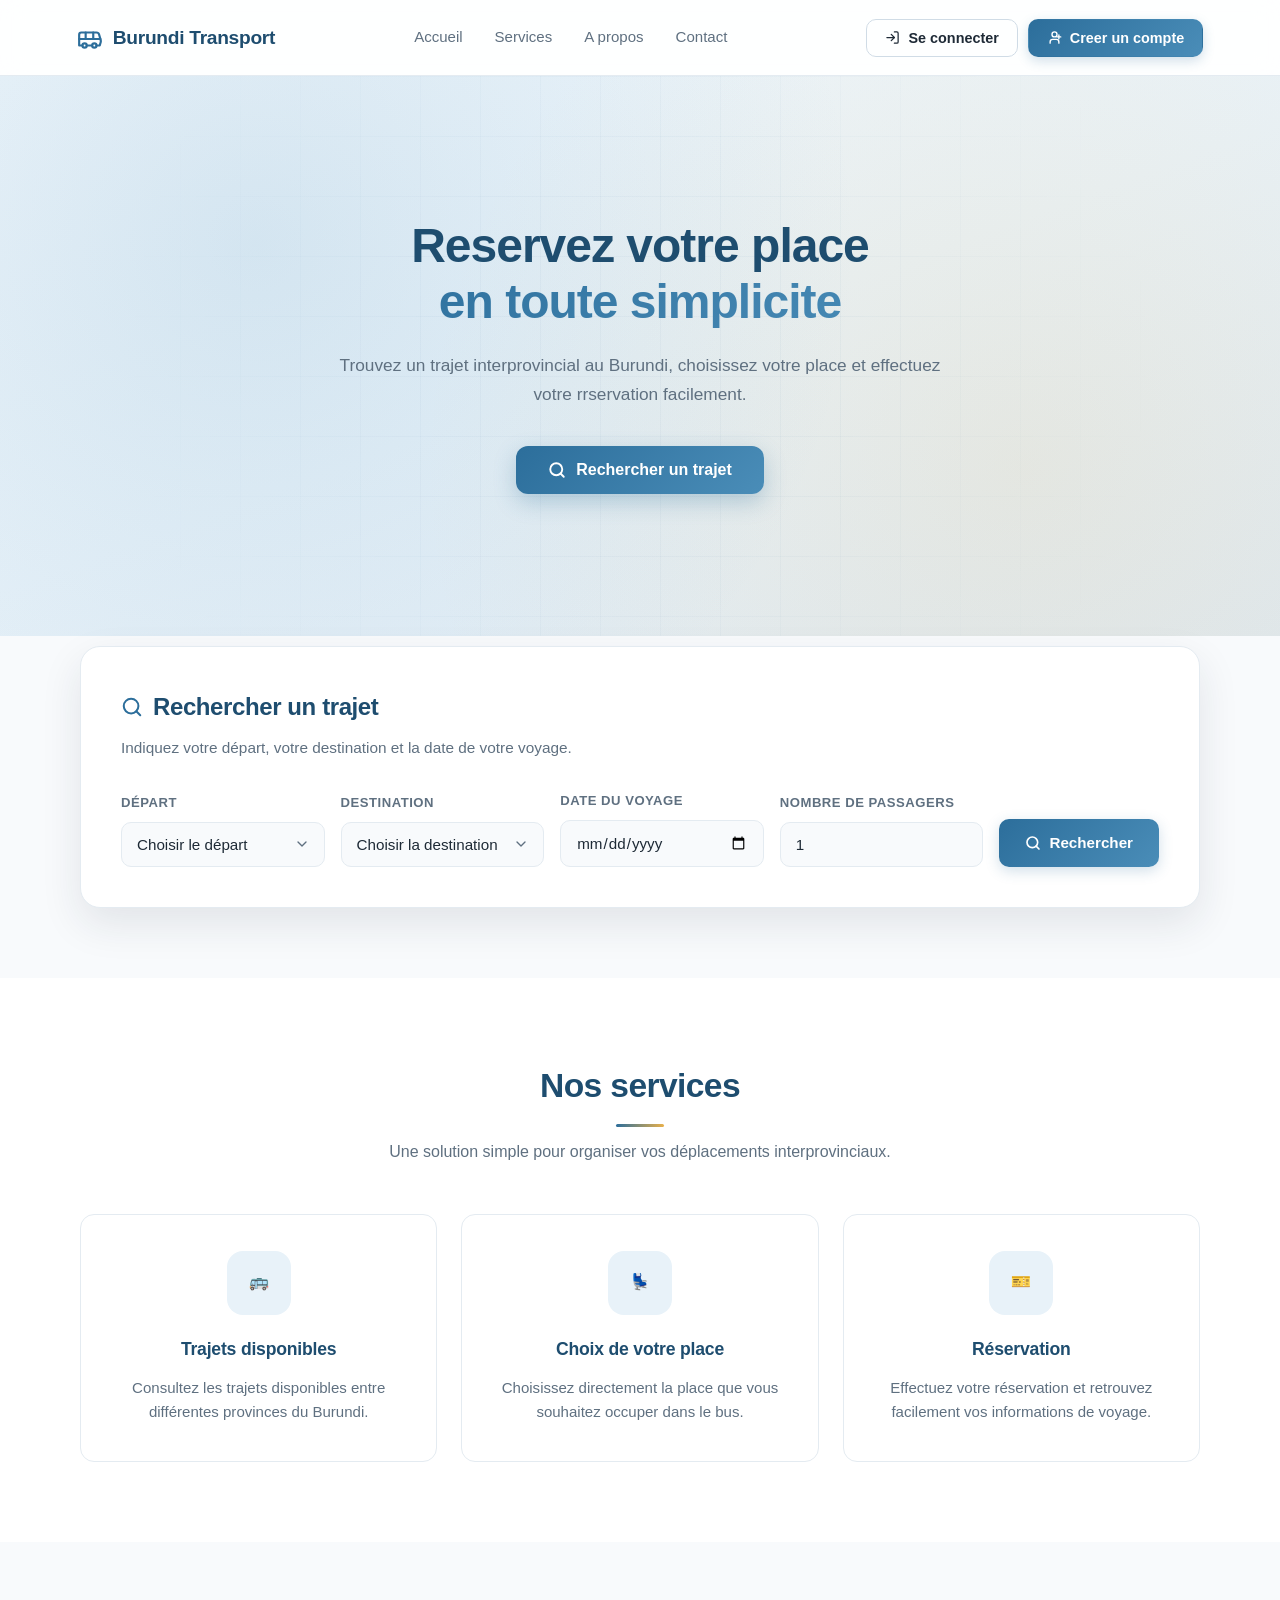
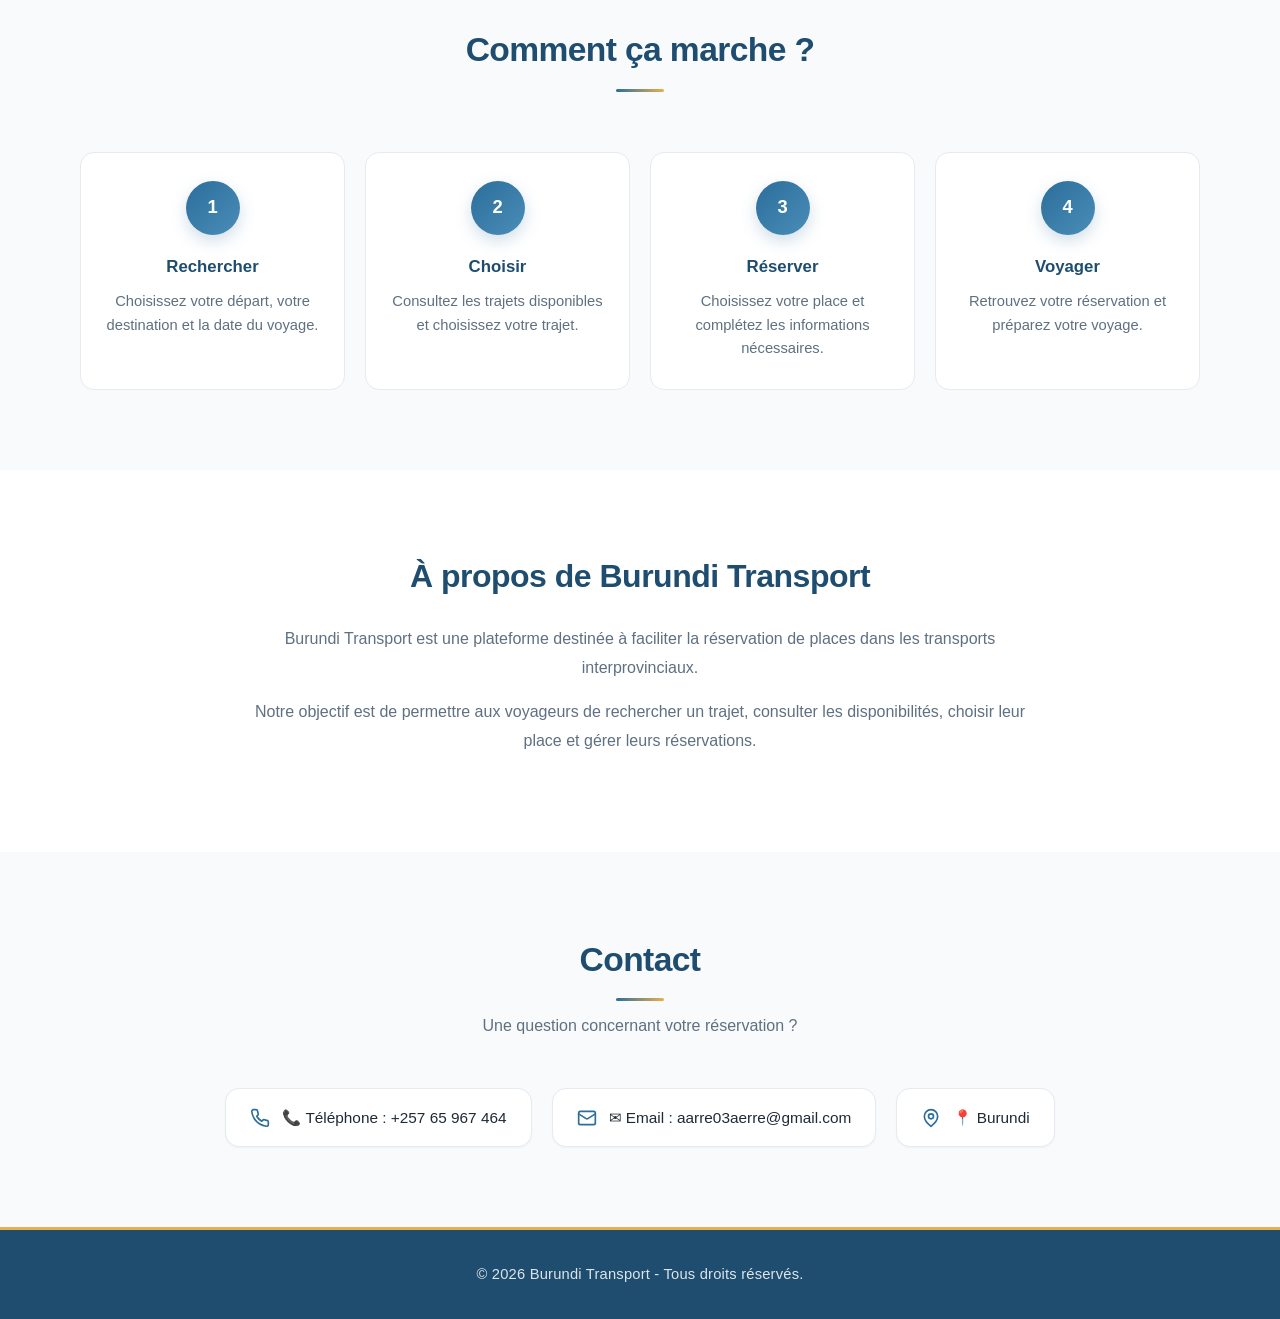
<file: index.html>
<!DOCTYPE html>
<html lang="fr">
<head>
    <meta charset="UTF-8">
    <meta name="viewport" content="width=device-width, initial-scale=1.0">

    <title>Burundi Transport - Reservation</title>

    <link rel="stylesheet" href="index.css">
</head>

<body>

    <!-- ================= HEADER ================= -->

    <header class="header">

        <div class="logo">
            <h2>Burundi Transport</h2>
        </div>

        <nav class="navigation">
            <a href="#accueil">Accueil</a>
            <a href="#services">Services</a>
            <a href="#apropos">A propos</a>
            <a href="#contact">Contact</a>
        </nav>

        <div class="header-buttons">
            <button class="btn-login" id="btnLogin">
                Se connecter
            </button>

            <button class="btn-register" id="btnRegister">
                Creer un compte
            </button>
        </div>

    </header>


    <!-- ================= ACCUEIL ================= -->

    <main>

        <section class="hero" id="accueil">

            <div class="hero-content">

                <h1>
                    Reservez votre place
                    <span>en toute simplicite</span>
                </h1>

                <p>
                    Trouvez un trajet interprovincial au Burundi,
                    choisissez votre place et effectuez votre rrservation
                    facilement.
                </p>

                <button class="btn-main" id="btnStart">
                    Rechercher un trajet
                </button>

            </div>

        </section>


        <!-- ================= RECHERCHE ================= -->

        <section class="search-section">

            <div class="search-container">

                <h2>Rechercher un trajet</h2>

                <p>
                    Indiquez votre départ, votre destination et la date
                    de votre voyage.
                </p>

                <form id="searchForm">

                    <div class="form-group">

                        <label for="depart">
                            Départ
                        </label>

                        <select id="depart" required>

                            <option value="">
                                Choisir le départ
                            </option>

                            <option value="Bujumbura">
                                Bujumbura
                            </option>

                            <option value="Gitega">
                                Gitega
                            </option>

                            <option value="Ngozi">
                                Ngozi
                            </option>

                            <option value="Muyinga">
                                Muyinga
                            </option>

                            <option value="Bururi">
                                Bururi
                            </option>

                        </select>

                    </div>


                    <div class="form-group">

                        <label for="destination">
                            Destination
                        </label>

                        <select id="destination" required>

                            <option value="">
                                Choisir la destination
                            </option>

                            <option value="Bujumbura">
                                Bujumbura
                            </option>

                            <option value="Gitega">
                                Gitega
                            </option>

                            <option value="Ngozi">
                                Ngozi
                            </option>

                            <option value="Muyinga">
                                Muyinga
                            </option>

                            <option value="Bururi">
                                Bururi
                            </option>

                        </select>

                    </div>


                    <div class="form-group">

                        <label for="date">
                            Date du voyage
                        </label>

                        <input
                            type="date"
                            id="date"
                            required
                        >

                    </div>


                    <div class="form-group">

                        <label for="passagers">
                            Nombre de passagers
                        </label>

                        <input
                            type="number"
                            id="passagers"
                            min="1"
                            max="10"
                            value="1"
                            required
                        >

                    </div>


                    <button
                        type="submit"
                        class="btn-search"
                    >
                        Rechercher
                    </button>

                </form>

            </div>

        </section>


        <!-- ================= SERVICES ================= -->

        <section class="services" id="services">

            <div class="section-title">

                <h2>Nos services</h2>

                <p>
                    Une solution simple pour organiser vos déplacements
                    interprovinciaux.
                </p>

            </div>


            <div class="services-container">

                <div class="service-card">

                    <div class="service-icon">
                        🚌
                    </div>

                    <h3>Trajets disponibles</h3>

                    <p>
                        Consultez les trajets disponibles entre
                        différentes provinces du Burundi.
                    </p>

                </div>


                <div class="service-card">

                    <div class="service-icon">
                        💺
                    </div>

                    <h3>Choix de votre place</h3>

                    <p>
                        Choisissez directement la place que vous
                        souhaitez occuper dans le bus.
                    </p>

                </div>


                <div class="service-card">

                    <div class="service-icon">
                        🎫
                    </div>

                    <h3>Réservation</h3>

                    <p>
                        Effectuez votre réservation et retrouvez
                        facilement vos informations de voyage.
                    </p>

                </div>

            </div>

        </section>


        <!-- ================= COMMENT ÇA MARCHE ================= -->

        <section class="how-it-works">

            <div class="section-title">

                <h2>Comment ça marche ?</h2>

            </div>


            <div class="steps-container">

                <div class="step">

                    <div class="step-number">
                        1
                    </div>

                    <h3>Rechercher</h3>

                    <p>
                        Choisissez votre départ, votre destination
                        et la date du voyage.
                    </p>

                </div>


                <div class="step">

                    <div class="step-number">
                        2
                    </div>

                    <h3>Choisir</h3>

                    <p>
                        Consultez les trajets disponibles et choisissez
                        votre trajet.
                    </p>

                </div>


                <div class="step">

                    <div class="step-number">
                        3
                    </div>

                    <h3>Réserver</h3>

                    <p>
                        Choisissez votre place et complétez les
                        informations nécessaires.
                    </p>

                </div>


                <div class="step">

                    <div class="step-number">
                        4
                    </div>

                    <h3>Voyager</h3>

                    <p>
                        Retrouvez votre réservation et préparez
                        votre voyage.
                    </p>

                </div>

            </div>

        </section>


        <!-- ================= A PROPOS ================= -->

        <section class="about" id="apropos">

            <div class="about-content">

                <h2>À propos de Burundi Transport</h2>

                <p>
                    Burundi Transport est une plateforme destinée à
                    faciliter la réservation de places dans les
                    transports interprovinciaux.
                </p>

                <p>
                    Notre objectif est de permettre aux voyageurs de
                    rechercher un trajet, consulter les disponibilités,
                    choisir leur place et gérer leurs réservations.
                </p>

            </div>

        </section>


        <!-- ================= CONTACT ================= -->

        <section class="contact" id="contact">

            <div class="section-title">

                <h2>Contact</h2>

                <p>
                    Une question concernant votre réservation ?
                </p>

            </div>

            <div class="contact-info">

                <p>
                    📞 Téléphone : +257 65 967 464
                </p>

                <p>
                    ✉ Email : aarre03aerre@gmail.com
                </p>

                <p>
                    📍 Burundi
                </p>

            </div>

        </section>

    </main>


    <!-- ================= FOOTER ================= -->

    <footer class="footer">

        <p>
            © 2026 Burundi Transport - Tous droits réservés.
        </p>

    </footer>


    <script src="index.js"></script>

</body>
</html>
</file>
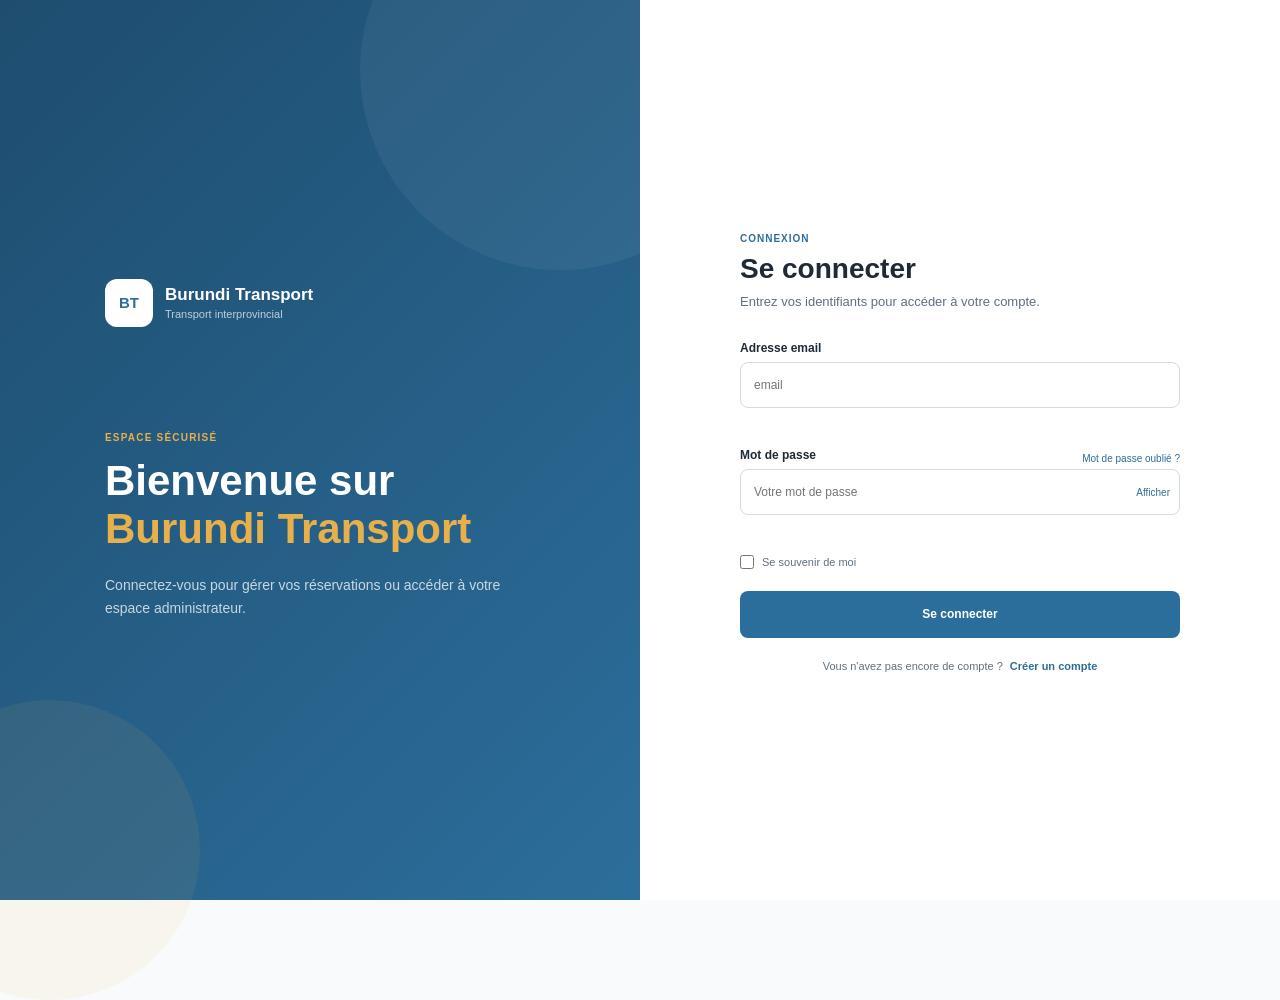
<file: login.html>
<!DOCTYPE html>
<html lang="fr">

<head>
    <meta charset="UTF-8">
    <meta name="viewport" content="width=device-width, initial-scale=1.0">

    <title>Connexion - Burundi Transport</title>

    <link rel="stylesheet" href="login.css">
</head>

<body>

    <main class="login-page">

        <!-- PARTIE GAUCHE -->
        <section class="login-presentation">

            <div class="presentation-content">

                <a href="index.html" class="logo">
                    <div class="logo-icon">
                        BT
                    </div>

                    <div>
                        <strong>Burundi Transport</strong>
                        <span>Transport interprovincial</span>
                    </div>
                </a>

                <div class="presentation-text">

                    <span class="small-title">
                        ESPACE SÉCURISÉ
                    </span>

                    <h1>
                        Bienvenue sur
                        <span>Burundi Transport</span>
                    </h1>

                    <p>
                        Connectez-vous pour gérer vos réservations
                        ou accéder à votre espace administrateur.
                    </p>

                </div>

            </div>

        </section>


        <!-- PARTIE DROITE -->
        <section class="login-section">

            <div class="login-container">

                <div class="login-header">

                    <div class="mobile-logo">
                        BT
                    </div>

                    <span class="login-label">
                        CONNEXION
                    </span>

                    <h2>
                        Se connecter
                    </h2>

                    <p>
                        Entrez vos identifiants pour accéder à votre compte.
                    </p>

                </div>


                <!-- MESSAGE D'ERREUR -->
                <div id="errorMessage" class="message error">
                    Email ou mot de passe incorrect.
                </div>


                <!-- FORMULAIRE -->
                <form id="loginForm" action="login.php" method="POST">

                    <div class="form-group">

                        <label for="email">
                            Adresse email
                        </label>

                        <input
                            type="email"
                            id="email"
							name="email"
                            placeholder="email"
                            autocomplete="email"
							 required
                        >

                        <small id="emailError"></small>

                    </div>


                    <div class="form-group">

                        <div class="password-label">

                            <label for="password">
                                Mot de passe
                            </label>

                            <a href="mot-de-passe-oublie.html" id="forgotPassword">
                                Mot de passe oublié ?
                            </a>

                        </div>

                        <div class="password-container">

                            <input
                                type="password"
                                id="password"
								name="password"
                                placeholder="Votre mot de passe"
                                autocomplete="current-password"
								 required
                            >

                            <button
                                type="button"
                                id="showPassword"
                                class="show-password"
                            >
                                Afficher
                            </button>

                        </div>

                        <small id="passwordError"></small>

                    </div>


                    <div class="remember-row">

                        <label class="remember">

                            <input
                                type="checkbox"
                                id="remember"
                            >

                            <span>
                                Se souvenir de moi
                            </span>

                        </label>

                    </div>


                    <button
                        type="submit"
                        class="login-button"
                    >
                        Se connecter
                    </button>

                </form>


                <!-- COMPTE CLIENT -->
                <div class="register-link">

                    <span>
                        Vous n'avez pas encore de compte ?
                    </span>

                    <a href="register.html">
                        Créer un compte
                    </a>

                </div>


                <!-- COMPTES DE TEST -->
              


                </div>


           

        </section>

    </main>


    <script src="login.js"></script>

</body>

</html>
</file>
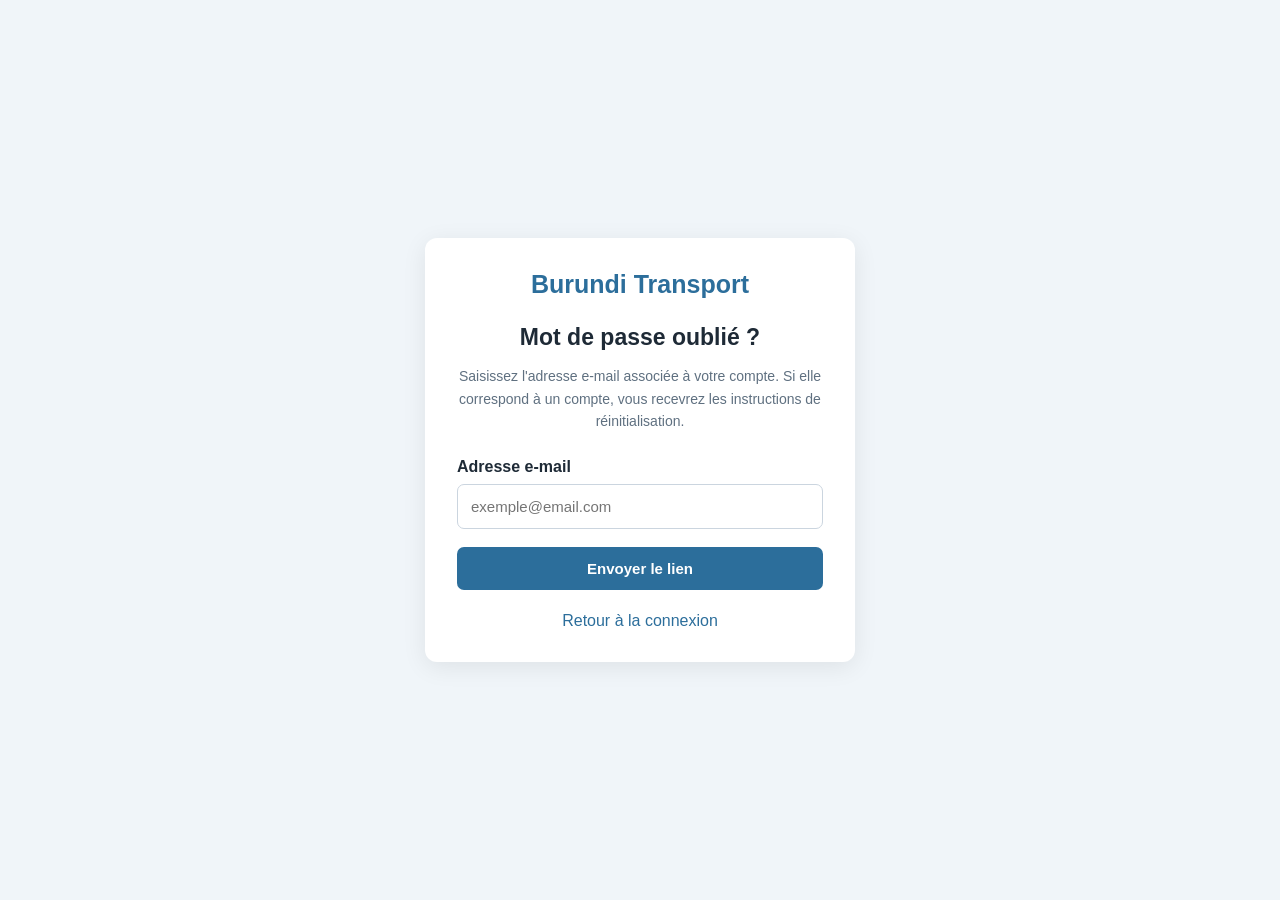
<file: mot-de-passe-oublie.html>
<!DOCTYPE html>
<html lang="fr">
<head>
    <meta charset="UTF-8">
    <meta name="viewport" content="width=device-width, initial-scale=1.0">
    <title>Mot de passe oublié - Burundi Transport</title>

    <style>
        * {
            box-sizing: border-box;
        }

        body {
            margin: 0;
            min-height: 100vh;
            display: flex;
            align-items: center;
            justify-content: center;
            padding: 20px;
            font-family: Arial, sans-serif;
            background: #f0f5f9;
            color: #1e2a36;
        }

        .reset-card {
            width: 100%;
            max-width: 430px;
            padding: 32px;
            background: white;
            border-radius: 12px;
            box-shadow: 0 5px 25px rgba(0, 0, 0, 0.08);
        }

        .logo {
            text-align: center;
            color: #2c6e9b;
            font-size: 25px;
            font-weight: bold;
            margin-bottom: 25px;
        }

        h1 {
            font-size: 23px;
            text-align: center;
            margin-bottom: 12px;
        }

        .description {
            color: #5f7080;
            text-align: center;
            line-height: 1.6;
            font-size: 14px;
            margin-bottom: 25px;
        }

        label {
            display: block;
            margin-bottom: 8px;
            font-weight: bold;
        }

        input {
            width: 100%;
            padding: 13px;
            border: 1px solid #cbd5df;
            border-radius: 7px;
            font-size: 15px;
            margin-bottom: 18px;
        }

        input:focus {
            outline: 2px solid #4a8db8;
            border-color: #2c6e9b;
        }

        button {
            width: 100%;
            padding: 13px;
            background: #2c6e9b;
            color: white;
            border: none;
            border-radius: 7px;
            font-size: 15px;
            font-weight: bold;
            cursor: pointer;
        }

        button:hover {
            background: #1e4d6f;
        }

        button:disabled {
            opacity: 0.65;
            cursor: not-allowed;
        }

        #message {
            margin-top: 18px;
            font-size: 14px;
            line-height: 1.5;
            overflow-wrap: anywhere;
        }

        .back-link {
            display: block;
            text-align: center;
            margin-top: 22px;
            color: #2c6e9b;
            text-decoration: none;
        }

        .back-link:hover {
            text-decoration: underline;
        }
    </style>
</head>

<body>
    <main class="reset-card">
        <div class="logo">Burundi Transport</div>

        <h1>Mot de passe oublié ?</h1>

        <p class="description">
            Saisissez l'adresse e-mail associée à votre compte.
            Si elle correspond à un compte, vous recevrez les instructions
            de réinitialisation.
        </p>

        <form id="resetForm">
            <label for="email">Adresse e-mail</label>

            <input
                type="email"
                id="email"
                name="email"
                placeholder="exemple@email.com"
                autocomplete="email"
                maxlength="150"
                required
            >

            <button type="submit" id="submitButton">
                Envoyer le lien
            </button>
        </form>

        <p id="message" role="status" aria-live="polite"></p>

        <a href="login.html" class="back-link">
            Retour à la connexion
        </a>
    </main>

    <script src="mot-de-passe-oublie.js"></script>
</body>
</html>
</file>
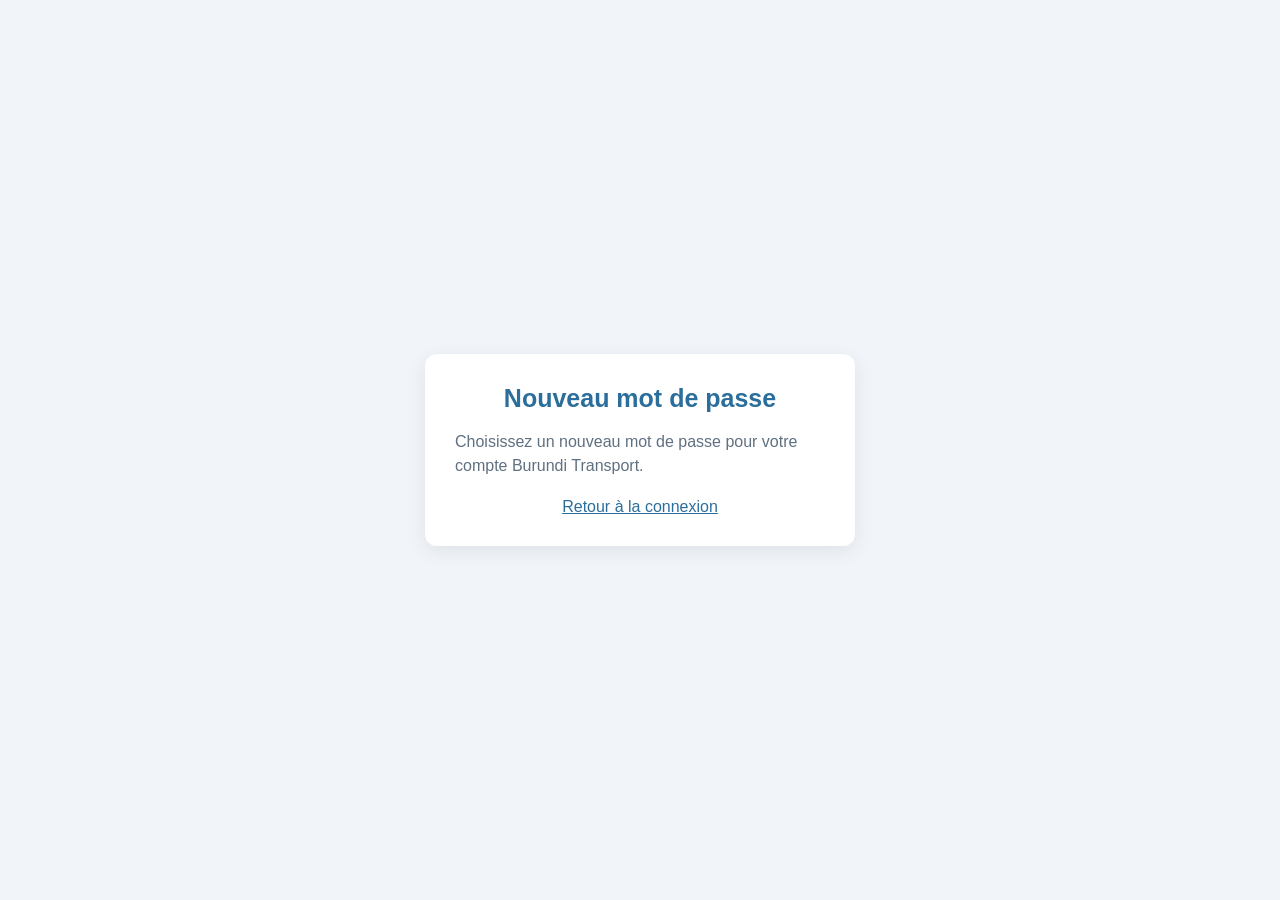
<file: reinitialiser-mot-de-passe.html>
<!DOCTYPE html>
<html lang="fr">
<head>
    <meta charset="UTF-8">
    <meta name="viewport" content="width=device-width, initial-scale=1.0">

    <title>Réinitialiser le mot de passe - Burundi Transport</title>

    <style>
        * {
            box-sizing: border-box;
        }

        body {
            margin: 0;
            min-height: 100vh;
            display: flex;
            align-items: center;
            justify-content: center;
            padding: 20px;
            font-family: Arial, sans-serif;
            background: #f1f5f9;
            color: #1e2a36;
        }

        .container {
            width: 100%;
            max-width: 430px;
            padding: 30px;
            background: white;
            border-radius: 12px;
            box-shadow: 0 5px 20px rgba(0, 0, 0, 0.08);
        }

        h1 {
            margin-top: 0;
            color: #2c6e9b;
            font-size: 25px;
            text-align: center;
        }

        p {
            color: #5f7080;
            line-height: 1.5;
        }

        label {
            display: block;
            margin: 18px 0 7px;
            font-weight: bold;
        }

        input {
            width: 100%;
            padding: 12px;
            border: 1px solid #cbd5e1;
            border-radius: 6px;
            font-size: 16px;
        }

        button {
            width: 100%;
            margin-top: 22px;
            padding: 13px;
            border: none;
            border-radius: 6px;
            background: #2c6e9b;
            color: white;
            font-size: 16px;
            cursor: pointer;
        }

        button:disabled {
            opacity: 0.6;
            cursor: not-allowed;
        }

        #message {
            margin-top: 16px;
            overflow-wrap: anywhere;
        }

        .retour {
            display: block;
            margin-top: 20px;
            text-align: center;
            color: #2c6e9b;
        }
    </style>
</head>

<body>
    <main class="container">
        <h1>Nouveau mot de passe</h1>

        <p>
            Choisissez un nouveau mot de passe pour votre compte
            Burundi Transport.
        </p>

        <form id="resetForm">
            <label for="password">Nouveau mot de passe</label>
            <input
                type="password"
                id="password"
                name="password"
                minlength="8"
                autocomplete="new-password"
                required
                placeholder="Au moins 8 caractères"
            >

            <label for="confirmPassword">
                Confirmer le mot de passe
            </label>
            <input
                type="password"
                id="confirmPassword"
                name="confirmPassword"
                minlength="8"
                autocomplete="new-password"
                required
                placeholder="Saisissez le même mot de passe"
            >

            <button type="submit" id="submitButton">
                Enregistrer le nouveau mot de passe
            </button>

            <p id="message" role="status" aria-live="polite"></p>
        </form>

        <a class="retour" href="login.html">
            Retour à la connexion
        </a>
    </main>

    <script src="reinitialiser-mot-de-passe.js"></script>
</body>
</html>
</file>
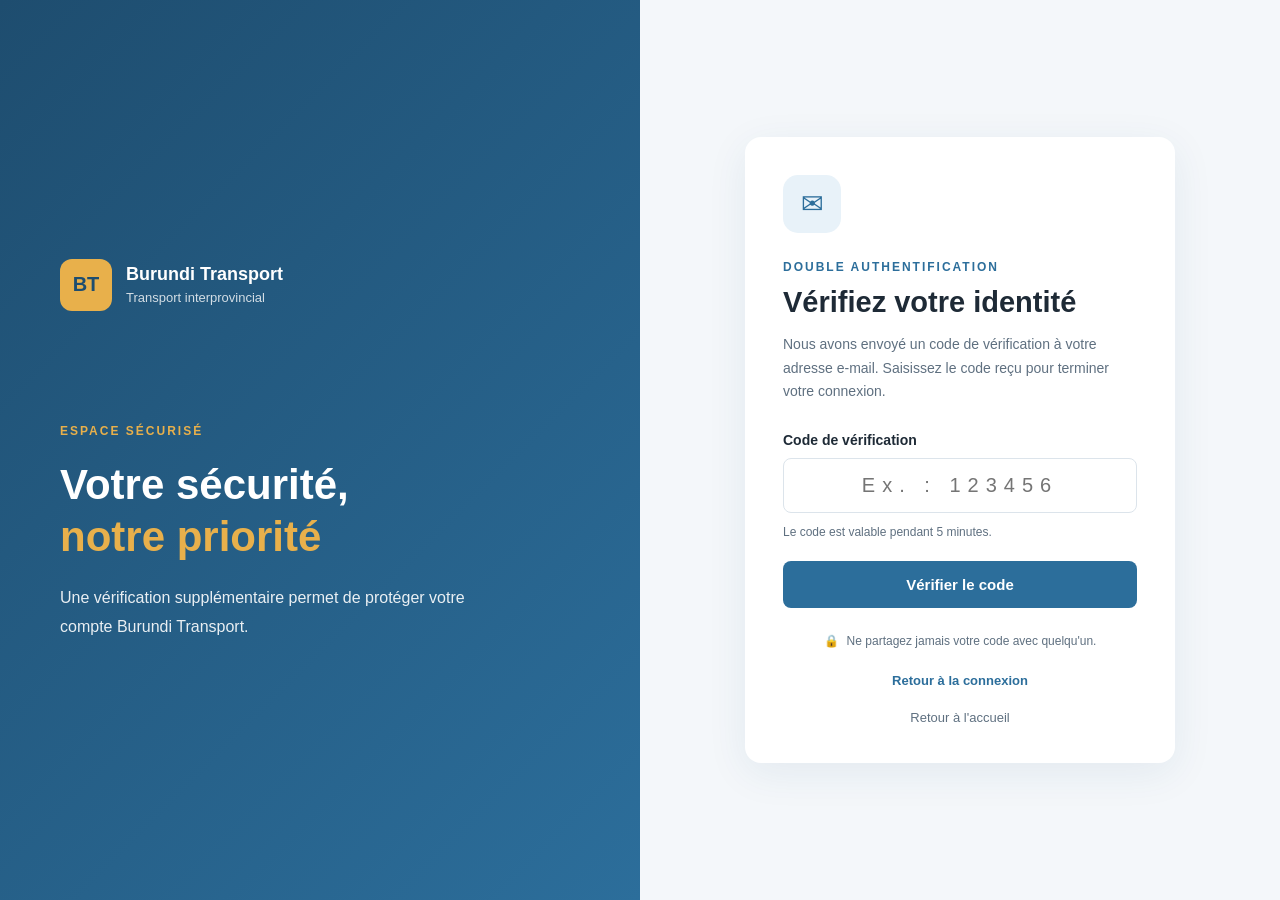
<file: verification-2fa.html>
<!DOCTYPE html>
<html lang="fr">

<head>
    <meta charset="UTF-8">
    <meta name="viewport" content="width=device-width, initial-scale=1.0">

    <title>Vérification - Burundi Transport</title>

    <link rel="stylesheet" href="verification-2fa.css">
</head>

<body>

    <main class="verification-page">

        <!-- PARTIE GAUCHE -->
        <section class="verification-presentation">

            <div class="presentation-content">

                <a href="index.html" class="logo">
                    <div class="logo-icon">BT</div>

                    <div class="logo-text">
                        <strong>Burundi Transport</strong>
                        <span>Transport interprovincial</span>
                    </div>
                </a>

                <div class="presentation-text">

                    <span class="small-title">ESPACE SÉCURISÉ</span>

                    <h1>
                        Votre sécurité,
                        <span>notre priorité</span>
                    </h1>

                    <p>
                        Une vérification supplémentaire permet
                        de protéger votre compte Burundi Transport.
                    </p>

                </div>

            </div>

        </section>

        <!-- PARTIE DROITE -->
        <section class="verification-section">

            <div class="verification-container">

                <div class="mobile-logo">BT</div>

                <div class="verification-icon" aria-hidden="true">
                    ✉
                </div>

                <span class="verification-label">
                    DOUBLE AUTHENTIFICATION
                </span>

                <h2>Vérifiez votre identité</h2>

                <p class="verification-description">
                    Nous avons envoyé un code de vérification à
                    votre adresse e-mail. Saisissez le code reçu
                    pour terminer votre connexion.
                </p>

                <!-- MESSAGE DE RÉSULTAT -->
                <div
                    id="message"
                    class="message"
                    role="status"
                    aria-live="polite"
                    hidden>
                </div>

                <!-- FORMULAIRE -->
                <form id="verificationForm">

                    <div class="form-group">

                        <label for="code">
                            Code de vérification
                        </label>

                        <input
                            type="text"
                            id="code"
                            name="code"
                            placeholder="Ex. : 123456"
                            inputmode="numeric"
                            autocomplete="one-time-code"
                            pattern="[0-9]{6}"
                            maxlength="6"
                            minlength="6"
                            required
                        >

                        <small id="codeError"></small>

                        <p class="code-info">
                            Le code est valable pendant 5 minutes.
                        </p>

                    </div>

                    <button
                        type="submit"
                        id="verifyButton"
                        class="verification-button">
                        Vérifier le code
                    </button>

                </form>

                <div class="security-info">
                    <span aria-hidden="true">🔒</span>
                    Ne partagez jamais votre code avec quelqu'un.
                </div>

                <a href="login.html" class="back-login">
                    Retour à la connexion
                </a>

                <a href="index.html" class="back-home">
                    Retour à l'accueil
                </a>

            </div>

        </section>

    </main>

    <script src="verification-2fa.js"></script>

</body>
</html>
</file>
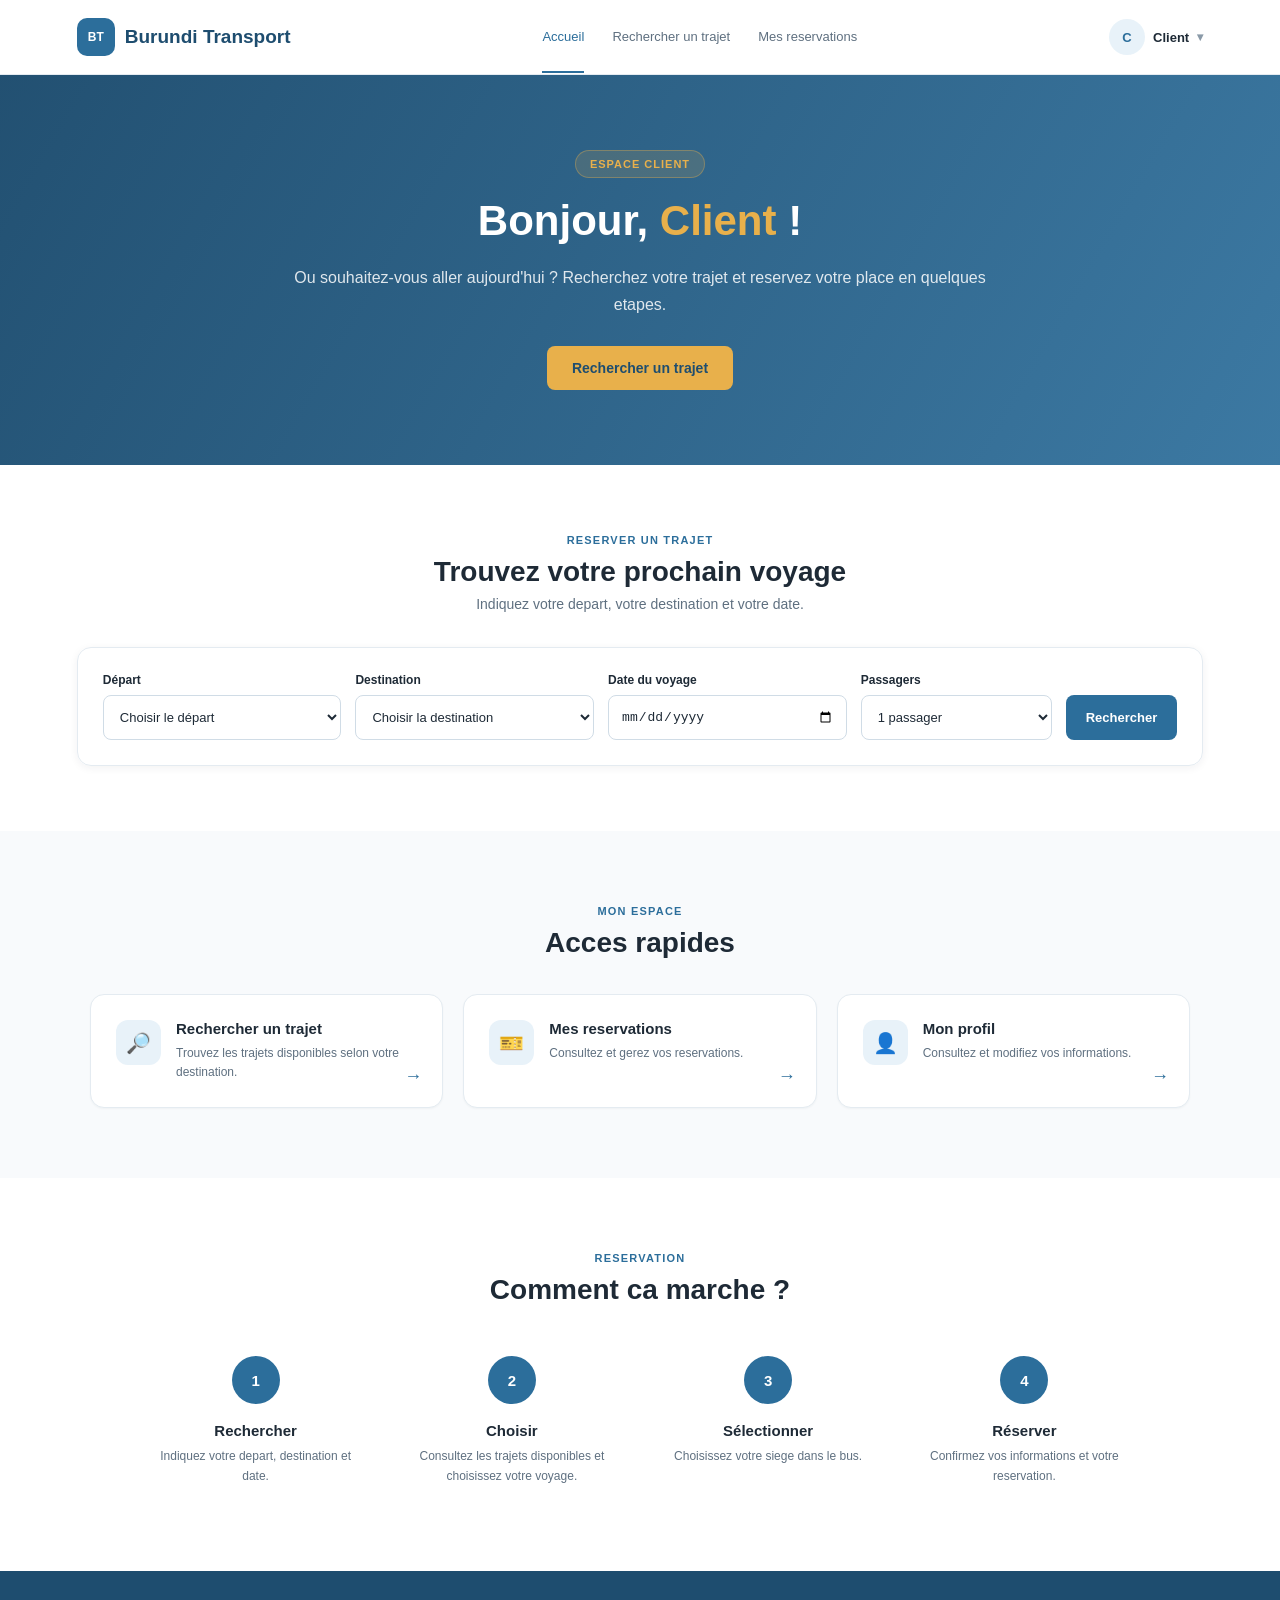
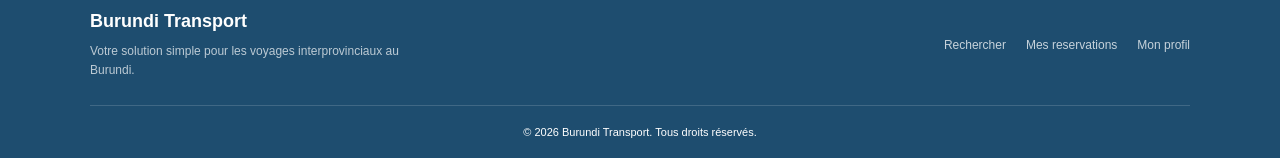
<file: client/client-home.html>
<!DOCTYPE html>
<html lang="fr">

<head>
    <meta charset="UTF-8">
    <meta name="viewport" content="width=device-width, initial-scale=1.0">

    <title>Espace client - Burundi Transport</title>

    <link rel="stylesheet" href="client-home.css">
</head>

<body>

    <!-- ================================
         HEADER
    ================================= -->

    <header class="header">

        <a href="client-home.html" class="logo">
            <span class="logo-icon">BT</span>
            <span>Burundi Transport</span>
        </a>


        <nav class="navigation">

            <a href="client-home.html" class="active">
                Accueil
            </a>

            <a href="recherche.html">
                Rechercher un trajet
            </a>

            <a href="mes-reservations.html">
                Mes reservations
            </a>

        </nav>


        <div class="header-right">

            <div class="user-menu">

                <button id="userButton" class="user-button">

                    <span class="user-avatar">
                        C
                    </span>

                    <span id="userName">
                        Client
                    </span>

                    <span class="arrow">
                        ▾
                    </span>

                </button>


                <div id="userDropdown" class="user-dropdown">

                    <a href="profil.html">
                        Mon profil
                    </a>

                    <a href="mes-reservations.html">
                        Mes reservations
                    </a>

                    <button id="logoutButton">
                        Deconnexion
                    </button>

                </div>

            </div>

        </div>

    </header>


    <!-- ================================
         CONTENU PRINCIPAL
    ================================= -->

    <main>


        <!-- ================================
             HERO
        ================================= -->

        <section class="hero">

            <div class="hero-content">

                <span class="welcome-label">
                    ESPACE CLIENT
                </span>

                <h1>
                    Bonjour, <span id="welcomeName">Client</span> !
                </h1>

                <p>
                    Ou souhaitez-vous aller aujourd'hui ?
                    Recherchez votre trajet et reservez votre place
                    en quelques etapes.
                </p>

                <button
                    id="startSearchButton"
                    class="btn-main">

                    Rechercher un trajet

                </button>

            </div>

        </section>


        <!-- ================================
             RECHERCHE RAPIDE
        ================================= -->

        <section class="search-section">

            <div class="section-title">

                <span>
                    RESERVER UN TRAJET
                </span>

                <h2>
                    Trouvez votre prochain voyage
                </h2>

                <p>
                    Indiquez votre depart, votre destination et votre date.
                </p>

            </div>


            <div class="search-container">

                <form id="searchForm">


                    <!-- DEPART -->

                    <div class="form-group">

                        <label for="departure">
                            Départ
                        </label>

                        <select id="departure">

                            <option value="">
                                Choisir le départ
                            </option>

                            <option value="Bujumbura">
                                Bujumbura
                            </option>

                            <option value="Gitega">
                                Gitega
                            </option>

                            <option value="Ngozi">
                                Ngozi
                            </option>

                            <option value="Muyinga">
                                Muyinga
                            </option>

                            <option value="Bururi">
                                Bururi
                            </option>

                            <option value="Makamba">
                                Makamba
                            </option>

                        </select>

                    </div>


                    <!-- DESTINATION -->

                    <div class="form-group">

                        <label for="destination">
                            Destination
                        </label>

                        <select id="destination">

                            <option value="">
                                Choisir la destination
                            </option>

                            <option value="Bujumbura">
                                Bujumbura
                            </option>

                            <option value="Gitega">
                                Gitega
                            </option>

                            <option value="Ngozi">
                                Ngozi
                            </option>

                            <option value="Muyinga">
                                Muyinga
                            </option>

                            <option value="Bururi">
                                Bururi
                            </option>

                            <option value="Makamba">
                                Makamba
                            </option>

                        </select>

                    </div>


                    <!-- DATE -->

                    <div class="form-group">

                        <label for="date">
                            Date du voyage
                        </label>

                        <input
                            type="date"
                            id="date"
                        >

                    </div>


                    <!-- PASSAGERS -->

                    <div class="form-group">

                        <label for="passengers">
                            Passagers
                        </label>

                        <select id="passengers">

                            <option value="1">
                                1 passager
                            </option>

                            <option value="2">
                                2 passagers
                            </option>

                            <option value="3">
                                3 passagers
                            </option>

                            <option value="4">
                                4 passagers
                            </option>

                            <option value="5">
                                5 passagers
                            </option>

                        </select>

                    </div>


                    <button
                        type="submit"
                        class="btn-search">

                        Rechercher

                    </button>

                </form>


                <div
                    id="searchMessage"
                    class="search-message">
                </div>

            </div>

        </section>


        <!-- ================================
             ACCES RAPIDES
        ================================= -->

        <section class="quick-section">

            <div class="section-title">

                <span>
                    MON ESPACE
                </span>

                <h2>
                    Acces rapides
                </h2>

            </div>


            <div class="quick-container">


                <!-- RECHERCHE -->

                <a
                    href="recherche.html"
                    class="quick-card">

                    <div class="quick-icon">
                        🔎
                    </div>

                    <div>

                        <h3>
                            Rechercher un trajet
                        </h3>

                        <p>
                            Trouvez les trajets disponibles
                            selon votre destination.
                        </p>

                    </div>

                    <span class="card-arrow">
                        →
                    </span>

                </a>


                <!-- RESERVATIONS -->

                <a
                    href="mes-reservations.html"
                    class="quick-card">

                    <div class="quick-icon">
                        🎫
                    </div>

                    <div>

                        <h3>
                            Mes reservations
                        </h3>

                        <p>
                            Consultez et gerez vos reservations.
                        </p>

                    </div>

                    <span class="card-arrow">
                        →
                    </span>

                </a>


                <!-- PROFIL -->

                <a
                    href="profil.html"
                    class="quick-card">

                    <div class="quick-icon">
                        👤
                    </div>

                    <div>

                        <h3>
                            Mon profil
                        </h3>

                        <p>
                            Consultez et modifiez vos informations.
                        </p>

                    </div>

                    <span class="card-arrow">
                        →
                    </span>

                </a>

            </div>

        </section>


        <!-- ================================
             COMMENT CA MARCHE
        ================================= -->

        <section class="how-section">

            <div class="section-title">

                <span>
                    RESERVATION
                </span>

                <h2>
                    Comment ca marche ?
                </h2>

            </div>


            <div class="steps-container">


                <div class="step">

                    <div class="step-number">
                        1
                    </div>

                    <h3>
                        Rechercher
                    </h3>

                    <p>
                        Indiquez votre depart,
                        destination et date.
                    </p>

                </div>


                <div class="step">

                    <div class="step-number">
                        2
                    </div>

                    <h3>
                        Choisir
                    </h3>

                    <p>
                        Consultez les trajets disponibles
                        et choisissez votre voyage.
                    </p>

                </div>


                <div class="step">

                    <div class="step-number">
                        3
                    </div>

                    <h3>
                        Sélectionner
                    </h3>

                    <p>
                        Choisissez votre siege
                        dans le bus.
                    </p>

                </div>


                <div class="step">

                    <div class="step-number">
                        4
                    </div>

                    <h3>
                        Réserver
                    </h3>

                    <p>
                        Confirmez vos informations
                        et votre reservation.
                    </p>

                </div>

            </div>

        </section>

    </main>


    <!-- ================================
         FOOTER
    ================================= -->

    <footer class="footer">

        <div class="footer-content">

            <div>

                <div class="footer-logo">
                    Burundi Transport
                </div>

                <p>
                    Votre solution simple pour les voyages
                    interprovinciaux au Burundi.
                </p>

            </div>


            <div class="footer-links">

                <a href="recherche.html">
                    Rechercher
                </a>

                <a href="mes-reservations.html">
                    Mes reservations
                </a>

                <a href="profil.html">
                    Mon profil
                </a>

            </div>

        </div>


        <div class="footer-bottom">

            <p>
                © 2026 Burundi Transport.
                Tous droits réservés.
            </p>

        </div>

    </footer>


    <script src="client-home.js"></script>

</body>

</html>
</file>
<file: index.css>
/* ================= VARIABLES ================= */
:root {
    --primary: #2c6e9b;
    --primary-light: #4a8db8;
    --primary-dark: #1e4d6f;
    --primary-soft: #e8f2f9;
    --accent: #e8b04b;
    --accent-soft: #fdf6e8;
    --text: #1e2a36;
    --text-muted: #5f7080;
    --text-light: #8a9aa8;
    --bg: #f8fafc;
    --bg-soft: #f1f5f9;
    --surface: #ffffff;
    --border: #e4ebf1;
    --border-strong: #d0dce6;
    --success: #4a9d7f;
    --shadow-xs: 0 1px 2px rgba(30, 42, 54, 0.04);
    --shadow-sm: 0 2px 8px rgba(30, 42, 54, 0.06);
    --shadow-md: 0 8px 24px rgba(30, 42, 54, 0.08);
    --shadow-lg: 0 16px 40px rgba(30, 42, 54, 0.1);
    --radius-sm: 8px;
    --radius: 14px;
    --radius-lg: 20px;
    --transition: all 0.25s cubic-bezier(0.4, 0, 0.2, 1);
}

/* ================= GENERAL ================= */
* {
    margin: 0;
    padding: 0;
    box-sizing: border-box;
}

html {
    scroll-behavior: smooth;
}

body {
    font-family: 'Inter', -apple-system, BlinkMacSystemFont, 'Segoe UI', 'Helvetica Neue', Arial, sans-serif;
    background-color: var(--bg);
    color: var(--text);
    line-height: 1.65;
    font-size: 16px;
    -webkit-font-smoothing: antialiased;
    -moz-osx-font-smoothing: grayscale;
}

img, svg {
    display: block;
    max-width: 100%;
}

/* ================= HEADER ================= */
.header {
    width: 100%;
    min-height: 76px;
    background-color: rgba(255, 255, 255, 0.85);
    backdrop-filter: blur(12px);
    -webkit-backdrop-filter: blur(12px);

    display: flex;
    align-items: center;
    justify-content: space-between;

    padding: 16px 6%;

    border-bottom: 1px solid var(--border);

    position: sticky;
    top: 0;
    z-index: 1000;
}

.logo {
    display: flex;
    align-items: center;
    gap: 10px;
}

.logo h2 {
    font-size: 1.2rem;
    font-weight: 700;
    color: var(--primary-dark);
    letter-spacing: -0.3px;
}

.logo h2::before {
    content: '';
    display: inline-block;
    width: 26px;
    height: 26px;
    margin-right: 10px;
    vertical-align: middle;
    background: url("data:image/svg+xml,%3Csvg xmlns='http://www.w3.org/2000/svg' viewBox='0 0 24 24' fill='none' stroke='%232c6e9b' stroke-width='2' stroke-linecap='round' stroke-linejoin='round'%3E%3Cpath d='M8 6v6'/%3E%3Cpath d='M15 6v6'/%3E%3Cpath d='M2 12h19.6'/%3E%3Cpath d='M18 18h3s.5-1.7.8-2.8c.1-.4.2-.8.2-1.2 0-.4-.1-.8-.2-1.2l-1.4-5C20.1 6.8 19.1 6 18 6H4a2 2 0 0 0-2 2v10h3'/%3E%3Ccircle cx='7' cy='18' r='2'/%3E%3Cpath d='M9 18h5'/%3E%3Ccircle cx='16' cy='18' r='2'/%3E%3C/svg%3E") no-repeat center;
    background-size: contain;
}

.navigation {
    display: flex;
    gap: 32px;
}

.navigation a {
    text-decoration: none;
    color: var(--text-muted);
    font-weight: 500;
    font-size: 0.94rem;
    position: relative;
    transition: var(--transition);
}

.navigation a::after {
    content: '';
    position: absolute;
    bottom: -6px;
    left: 0;
    right: 0;
    height: 2px;
    background: var(--primary);
    border-radius: 2px;
    transform: scaleX(0);
    transition: var(--transition);
}

.navigation a:hover {
    color: var(--primary);
}

.navigation a:hover::after {
    transform: scaleX(1);
}

.header-buttons {
    display: flex;
    gap: 10px;
}

.header-buttons button {
    padding: 10px 18px;
    border-radius: 10px;
    cursor: pointer;
    font-size: 0.9rem;
    font-weight: 600;
    font-family: inherit;
    transition: var(--transition);
    display: inline-flex;
    align-items: center;
    gap: 8px;
}

.btn-login {
    background-color: transparent;
    border: 1.5px solid var(--border-strong);
    color: var(--text);
}

.btn-login::before {
    content: '';
    display: inline-block;
    width: 15px;
    height: 15px;
    background: url("data:image/svg+xml,%3Csvg xmlns='http://www.w3.org/2000/svg' viewBox='0 0 24 24' fill='none' stroke='%231e2a36' stroke-width='2' stroke-linecap='round' stroke-linejoin='round'%3E%3Cpath d='M15 3h4a2 2 0 0 1 2 2v14a2 2 0 0 1-2 2h-4'/%3E%3Cpath d='m10 17 5-5-5-5'/%3E%3Cpath d='M15 12H3'/%3E%3C/svg%3E") no-repeat center;
    background-size: contain;
}

.btn-login:hover {
    border-color: var(--primary);
    color: var(--primary);
    background: var(--primary-soft);
    transform: translateY(-1px);
}

.btn-register {
    background: linear-gradient(135deg, var(--primary) 0%, var(--primary-light) 100%);
    border: 1.5px solid transparent;
    color: white;
    box-shadow: 0 4px 12px rgba(44, 110, 155, 0.22);
}

.btn-register::before {
    content: '';
    display: inline-block;
    width: 15px;
    height: 15px;
    background: url("data:image/svg+xml,%3Csvg xmlns='http://www.w3.org/2000/svg' viewBox='0 0 24 24' fill='none' stroke='white' stroke-width='2.2' stroke-linecap='round' stroke-linejoin='round'%3E%3Cpath d='M19 21v-2a4 4 0 0 0-4-4H9a4 4 0 0 0-4 4v2'/%3E%3Ccircle cx='12' cy='7' r='4'/%3E%3Cpath d='M19 8v6'/%3E%3Cpath d='M22 11h-6'/%3E%3C/svg%3E") no-repeat center;
    background-size: contain;
}

.btn-register:hover {
    transform: translateY(-1px);
    box-shadow: 0 6px 18px rgba(44, 110, 155, 0.32);
}

/* ================= HERO ================= */
.hero {
    min-height: 560px;
    display: flex;
    align-items: center;
    justify-content: center;
    text-align: center;
    padding: 80px 20px;
    position: relative;
    overflow: hidden;
    background:
        radial-gradient(circle at 20% 30%, rgba(74, 141, 184, 0.15) 0%, transparent 55%),
        radial-gradient(circle at 80% 70%, rgba(232, 176, 75, 0.12) 0%, transparent 55%),
        linear-gradient(160deg, #f0f7fc 0%, #e8f2f9 50%, #dfeaf3 100%);
}

.hero::before {
    content: '';
    position: absolute;
    inset: 0;
    background-image:
        linear-gradient(rgba(44, 110, 155, 0.035) 1px, transparent 1px),
        linear-gradient(90deg, rgba(44, 110, 155, 0.035) 1px, transparent 1px);
    background-size: 60px 60px;
    -webkit-mask-image: radial-gradient(circle at center, black 30%, transparent 75%);
    mask-image: radial-gradient(circle at center, black 30%, transparent 75%);
    pointer-events: none;
}

.hero-content {
    max-width: 780px;
    position: relative;
    z-index: 1;
}

.hero h1 {
    font-size: clamp(2rem, 4.5vw, 3rem);
    font-weight: 800;
    line-height: 1.15;
    letter-spacing: -1px;
    color: var(--primary-dark);
    margin-bottom: 22px;
}

.hero h1 span {
    display: block;
    background: linear-gradient(135deg, var(--primary) 0%, var(--primary-light) 100%);
    -webkit-background-clip: text;
    background-clip: text;
    -webkit-text-fill-color: transparent;
    color: transparent;
}

.hero p {
    font-size: 1.08rem;
    line-height: 1.7;
    color: var(--text-muted);
    margin-bottom: 36px;
    max-width: 620px;
    margin-left: auto;
    margin-right: auto;
}

.btn-main {
    padding: 15px 32px;
    border: none;
    border-radius: 12px;
    background: linear-gradient(135deg, var(--primary) 0%, var(--primary-light) 100%);
    color: white;
    font-size: 1rem;
    font-weight: 700;
    font-family: inherit;
    cursor: pointer;
    transition: var(--transition);
    box-shadow: 0 8px 22px rgba(44, 110, 155, 0.28);
    display: inline-flex;
    align-items: center;
    gap: 10px;
}

.btn-main::before {
    content: '';
    display: inline-block;
    width: 18px;
    height: 18px;
    background: url("data:image/svg+xml,%3Csvg xmlns='http://www.w3.org/2000/svg' viewBox='0 0 24 24' fill='none' stroke='white' stroke-width='2.5' stroke-linecap='round' stroke-linejoin='round'%3E%3Ccircle cx='11' cy='11' r='8'/%3E%3Cpath d='m21 21-4.3-4.3'/%3E%3C/svg%3E") no-repeat center;
    background-size: contain;
}

.btn-main:hover {
    transform: translateY(-2px);
    box-shadow: 0 12px 30px rgba(44, 110, 155, 0.38);
}

.btn-main:active {
    transform: translateY(0);
}

/* ================= SEARCH ================= */
.search-section {
    padding: 70px 6%;
    background: var(--bg);
}

.search-container {
    max-width: 1120px;
    margin: -60px auto 0;
    background-color: var(--surface);
    padding: 40px;
    border-radius: var(--radius-lg);
    box-shadow: var(--shadow-lg);
    border: 1px solid var(--border);
    position: relative;
    z-index: 2;
}

.search-container h2 {
    font-size: 1.5rem;
    font-weight: 700;
    color: var(--primary-dark);
    letter-spacing: -0.4px;
    margin-bottom: 8px;
    display: flex;
    align-items: center;
    gap: 10px;
}

.search-container h2::before {
    content: '';
    display: inline-block;
    width: 22px;
    height: 22px;
    background: url("data:image/svg+xml,%3Csvg xmlns='http://www.w3.org/2000/svg' viewBox='0 0 24 24' fill='none' stroke='%232c6e9b' stroke-width='2.2' stroke-linecap='round' stroke-linejoin='round'%3E%3Ccircle cx='11' cy='11' r='8'/%3E%3Cpath d='m21 21-4.3-4.3'/%3E%3C/svg%3E") no-repeat center;
    background-size: contain;
}

.search-container > p {
    margin-bottom: 30px;
    color: var(--text-muted);
    font-size: 0.96rem;
}

#searchForm {
    display: grid;
    grid-template-columns: repeat(4, 1fr) auto;
    gap: 16px;
    align-items: end;
}

.form-group {
    display: flex;
    flex-direction: column;
}

.form-group label {
    margin-bottom: 8px;
    font-weight: 600;
    font-size: 0.82rem;
    color: var(--text-muted);
    text-transform: uppercase;
    letter-spacing: 0.5px;
}

.form-group select,
.form-group input {
    width: 100%;
    padding: 13px 15px;
    border: 1.5px solid var(--border);
    border-radius: 10px;
    font-size: 0.95rem;
    font-family: inherit;
    color: var(--text);
    background-color: var(--bg);
    transition: var(--transition);
    outline: none;
}

.form-group select:focus,
.form-group input:focus {
    border-color: var(--primary-light);
    background-color: var(--surface);
    box-shadow: 0 0 0 4px rgba(44, 110, 155, 0.1);
}

.form-group select {
    appearance: none;
    cursor: pointer;
    background-image: url("data:image/svg+xml,%3Csvg xmlns='http://www.w3.org/2000/svg' viewBox='0 0 24 24' fill='none' stroke='%235f7080' stroke-width='2' stroke-linecap='round' stroke-linejoin='round'%3E%3Cpath d='m6 9 6 6 6-6'/%3E%3C/svg%3E");
    background-repeat: no-repeat;
    background-position: right 14px center;
    background-size: 16px;
    padding-right: 42px;
}

.btn-search {
    padding: 13px 26px;
    border: none;
    border-radius: 10px;
    background: linear-gradient(135deg, var(--primary) 0%, var(--primary-light) 100%);
    color: white;
    cursor: pointer;
    font-size: 0.95rem;
    font-weight: 700;
    font-family: inherit;
    transition: var(--transition);
    box-shadow: 0 4px 14px rgba(44, 110, 155, 0.22);
    display: inline-flex;
    align-items: center;
    justify-content: center;
    gap: 8px;
    white-space: nowrap;
    height: 48px;
}

.btn-search::before {
    content: '';
    display: inline-block;
    width: 16px;
    height: 16px;
    background: url("data:image/svg+xml,%3Csvg xmlns='http://www.w3.org/2000/svg' viewBox='0 0 24 24' fill='none' stroke='white' stroke-width='2.5' stroke-linecap='round' stroke-linejoin='round'%3E%3Ccircle cx='11' cy='11' r='8'/%3E%3Cpath d='m21 21-4.3-4.3'/%3E%3C/svg%3E") no-repeat center;
    background-size: contain;
}

.btn-search:hover {
    transform: translateY(-2px);
    box-shadow: 0 8px 20px rgba(44, 110, 155, 0.32);
}

.btn-search:active {
    transform: translateY(0);
}

/* ================= TITRES ================= */
.section-title {
    text-align: center;
    margin-bottom: 48px;
    max-width: 640px;
    margin-left: auto;
    margin-right: auto;
}

.section-title h2 {
    font-size: clamp(1.6rem, 3vw, 2.1rem);
    font-weight: 800;
    color: var(--primary-dark);
    letter-spacing: -0.6px;
    margin-bottom: 12px;
    position: relative;
    display: inline-block;
    padding-bottom: 14px;
}

.section-title h2::after {
    content: '';
    position: absolute;
    bottom: 0;
    left: 50%;
    transform: translateX(-50%);
    width: 48px;
    height: 3px;
    border-radius: 3px;
    background: linear-gradient(90deg, var(--primary), var(--accent));
}

.section-title p {
    color: var(--text-muted);
    font-size: 1rem;
}

/* ================= SERVICES ================= */
.services {
    padding: 80px 6%;
    background-color: var(--surface);
}

.services-container {
    max-width: 1120px;
    margin: auto;
    display: grid;
    grid-template-columns: repeat(3, 1fr);
    gap: 24px;
}

.service-card {
    padding: 36px 28px;
    text-align: center;
    border: 1px solid var(--border);
    border-radius: var(--radius);
    background-color: var(--surface);
    transition: var(--transition);
    position: relative;
    overflow: hidden;
}

.service-card::before {
    content: '';
    position: absolute;
    top: 0;
    left: 0;
    right: 0;
    height: 3px;
    background: linear-gradient(90deg, var(--primary), var(--primary-light));
    transform: scaleX(0);
    transform-origin: left;
    transition: var(--transition);
}

.service-card:hover {
    border-color: var(--border-strong);
    box-shadow: var(--shadow-md);
    transform: translateY(-4px);
}

.service-card:hover::before {
    transform: scaleX(1);
}

.service-icon {
    width: 64px;
    height: 64px;
    margin: 0 auto 20px;
    border-radius: 16px;
    background: var(--primary-soft);
    display: flex;
    align-items: center;
    justify-content: center;
    transition: var(--transition);
}

.service-card:hover .service-icon {
    background: linear-gradient(135deg, var(--primary) 0%, var(--primary-light) 100%);
    transform: scale(1.05) rotate(-3deg);
}

.service-icon svg {
    width: 30px;
    height: 30px;
    stroke: var(--primary);
    transition: var(--transition);
}

.service-card:hover .service-icon svg {
    stroke: white;
}

.service-card h3 {
    font-size: 1.1rem;
    font-weight: 700;
    color: var(--primary-dark);
    margin-bottom: 12px;
    letter-spacing: -0.2px;
}

.service-card p {
    color: var(--text-muted);
    line-height: 1.65;
    font-size: 0.94rem;
}

/* ================= HOW IT WORKS ================= */
.how-it-works {
    padding: 80px 6%;
    background: var(--bg);
}

.steps-container {
    max-width: 1120px;
    margin: auto;
    display: grid;
    grid-template-columns: repeat(4, 1fr);
    gap: 20px;
    position: relative;
}

.step {
    text-align: center;
    padding: 28px 20px;
    background: var(--surface);
    border-radius: var(--radius);
    border: 1px solid var(--border);
    transition: var(--transition);
}

.step:hover {
    box-shadow: var(--shadow-sm);
    transform: translateY(-3px);
}

.step-number {
    width: 54px;
    height: 54px;
    margin: 0 auto 18px;
    border-radius: 50%;
    background: linear-gradient(135deg, var(--primary) 0%, var(--primary-light) 100%);
    color: white;
    display: flex;
    align-items: center;
    justify-content: center;
    font-size: 1.15rem;
    font-weight: 700;
    box-shadow: 0 6px 16px rgba(44, 110, 155, 0.22);
}

.step h3 {
    font-size: 1.05rem;
    font-weight: 700;
    color: var(--primary-dark);
    margin-bottom: 10px;
}

.step p {
    color: var(--text-muted);
    line-height: 1.6;
    font-size: 0.92rem;
}

/* ================= ABOUT ================= */
.about {
    padding: 80px 6%;
    background-color: var(--surface);
}

.about-content {
    max-width: 780px;
    margin: auto;
    text-align: center;
}

.about-content h2 {
    font-size: clamp(1.5rem, 3vw, 2rem);
    font-weight: 800;
    color: var(--primary-dark);
    letter-spacing: -0.5px;
    margin-bottom: 22px;
}

.about-content p {
    color: var(--text-muted);
    line-height: 1.8;
    margin-bottom: 16px;
    font-size: 1rem;
}

/* ================= CONTACT ================= */
.contact {
    padding: 80px 6%;
    background: var(--bg);
}

.contact-info {
    display: flex;
    flex-wrap: wrap;
    justify-content: center;
    gap: 20px;
    max-width: 900px;
    margin: auto;
}

.contact-info p {
    display: flex;
    align-items: center;
    gap: 12px;
    padding: 18px 24px;
    background: var(--surface);
    border: 1px solid var(--border);
    border-radius: var(--radius);
    color: var(--text);
    font-size: 0.96rem;
    font-weight: 500;
    box-shadow: var(--shadow-xs);
    transition: var(--transition);
    line-height: 1.4;
}

.contact-info p:hover {
    border-color: var(--border-strong);
    box-shadow: var(--shadow-sm);
    transform: translateY(-2px);
}

.contact-info p::before {
    content: '';
    display: inline-block;
    width: 20px;
    height: 20px;
    flex-shrink: 0;
}

.contact-info p:nth-child(1)::before {
    background: url("data:image/svg+xml,%3Csvg xmlns='http://www.w3.org/2000/svg' viewBox='0 0 24 24' fill='none' stroke='%232c6e9b' stroke-width='2' stroke-linecap='round' stroke-linejoin='round'%3E%3Cpath d='M22 16.92v3a2 2 0 0 1-2.18 2 19.79 19.79 0 0 1-8.63-3.07 19.5 19.5 0 0 1-6-6 19.79 19.79 0 0 1-3.07-8.67A2 2 0 0 1 4.11 2h3a2 2 0 0 1 2 1.72 12.84 12.84 0 0 0 .7 2.81 2 2 0 0 1-.45 2.11L8.09 9.91a16 16 0 0 0 6 6l1.27-1.27a2 2 0 0 1 2.11-.45 12.84 12.84 0 0 0 2.81.7A2 2 0 0 1 22 16.92z'/%3E%3C/svg%3E") no-repeat center;
    background-size: contain;
}

.contact-info p:nth-child(2)::before {
    background: url("data:image/svg+xml,%3Csvg xmlns='http://www.w3.org/2000/svg' viewBox='0 0 24 24' fill='none' stroke='%232c6e9b' stroke-width='2' stroke-linecap='round' stroke-linejoin='round'%3E%3Crect width='20' height='16' x='2' y='4' rx='2'/%3E%3Cpath d='m22 7-8.97 5.7a1.94 1.94 0 0 1-2.06 0L2 7'/%3E%3C/svg%3E") no-repeat center;
    background-size: contain;
}

.contact-info p:nth-child(3)::before {
    background: url("data:image/svg+xml,%3Csvg xmlns='http://www.w3.org/2000/svg' viewBox='0 0 24 24' fill='none' stroke='%232c6e9b' stroke-width='2' stroke-linecap='round' stroke-linejoin='round'%3E%3Cpath d='M20 10c0 6-8 12-8 12s-8-6-8-12a8 8 0 0 1 16 0Z'/%3E%3Ccircle cx='12' cy='10' r='3'/%3E%3C/svg%3E") no-repeat center;
    background-size: contain;
}

/* ================= FOOTER ================= */
.footer {
    padding: 32px 6%;
    text-align: center;
    background-color: var(--primary-dark);
    color: rgba(255, 255, 255, 0.85);
    font-size: 0.92rem;
    letter-spacing: 0.2px;
    border-top: 3px solid var(--accent);
}

/* ================= RESPONSIVE ================= */
@media (max-width: 1024px) {
    #searchForm {
        grid-template-columns: repeat(2, 1fr);
    }

    .btn-search {
        grid-column: 1 / -1;
        width: 100%;
    }
}

@media (max-width: 900px) {
    .navigation {
        display: none;
    }

    .services-container {
        grid-template-columns: 1fr;
    }

    .steps-container {
        grid-template-columns: repeat(2, 1fr);
    }
}

@media (max-width: 600px) {
    .header {
        flex-direction: column;
        gap: 14px;
        padding: 14px 5%;
    }

    .header-buttons {
        width: 100%;
        justify-content: center;
    }

    .header-buttons button {
        flex: 1;
        justify-content: center;
    }

    .hero {
        min-height: 460px;
        padding: 60px 20px;
    }

    .hero p {
        font-size: 1rem;
    }

    .search-section {
        padding: 40px 5%;
    }

    .search-container {
        padding: 26px 20px;
        margin-top: -40px;
        border-radius: var(--radius);
    }

    #searchForm {
        grid-template-columns: 1fr;
    }

    .steps-container {
        grid-template-columns: 1fr;
    }

    .contact-info {
        flex-direction: column;
    }

    .contact-info p {
        width: 100%;
        justify-content: flex-start;
    }
}
</file>
<file: login.css>
/* =========================
   VARIABLES
========================= */

:root {
    --primary: #2c6e9b;
    --primary-light: #4a8db8;
    --primary-dark: #1e4d6f;
    --primary-soft: #e8f2f9;

    --accent: #e8b04b;
    --accent-soft: #fdf6e8;

    --text: #1e2a36;
    --text-muted: #5f7080;
    --text-light: #8a9aa8;

    --bg: #f8fafc;
    --surface: #ffffff;

    --border: #e4ebf1;
    --border-strong: #d0dce6;

    --success: #4a9d7f;
    --danger: #c95c5c;

    --shadow-sm: 0 2px 8px rgba(30, 42, 54, 0.06);
    --shadow-md: 0 8px 24px rgba(30, 42, 54, 0.08);

    --radius-sm: 8px;
    --radius: 14px;
    --radius-lg: 20px;

    --transition: all 0.25s ease;
}


/* =========================
   RESET
========================= */

* {
    margin: 0;
    padding: 0;
    box-sizing: border-box;
}

body {
    font-family: "Inter", "Segoe UI", Arial, sans-serif;

    background: var(--bg);

    color: var(--text);
}

a {
    text-decoration: none;
}


/* =========================
   PAGE
========================= */

.login-page {
    min-height: 100vh;

    display: grid;

    grid-template-columns: 1fr 1fr;
}


/* =========================
   PARTIE PRESENTATION
========================= */

.login-presentation {
    position: relative;

    min-height: 100vh;

    background:
        linear-gradient(
            135deg,
            var(--primary-dark),
            var(--primary)
        );

    color: white;

    display: flex;
    align-items: center;

    padding: 60px;
}

.login-presentation::before {
    content: "";

    position: absolute;

    width: 400px;
    height: 400px;

    border-radius: 50%;

    background: rgba(255, 255, 255, 0.05);

    top: -130px;
    right: -120px;
}

.login-presentation::after {
    content: "";

    position: absolute;

    width: 300px;
    height: 300px;

    border-radius: 50%;

    background: rgba(232, 176, 75, 0.08);

    bottom: -100px;
    left: -100px;
}

.presentation-content {
    position: relative;

    z-index: 2;

    max-width: 520px;

    margin: auto;
}


/* LOGO */

.logo {
    display: flex;

    align-items: center;

    gap: 12px;

    color: white;

    margin-bottom: 100px;
}

.logo-icon {
    width: 48px;
    height: 48px;

    border-radius: 12px;

    background: white;

    color: var(--primary);

    display: flex;
    align-items: center;
    justify-content: center;

    font-size: 15px;
    font-weight: 800;
}

.logo div:last-child {
    display: flex;
    flex-direction: column;
}

.logo strong {
    font-size: 17px;
}

.logo span {
    margin-top: 3px;

    color: rgba(255, 255, 255, 0.7);

    font-size: 11px;
}


/* PRESENTATION TEXT */

.small-title {
    color: var(--accent);

    font-size: 10px;

    font-weight: 700;

    letter-spacing: 0.12em;
}

.presentation-text h1 {
    margin-top: 12px;

    font-size: 42px;

    line-height: 1.15;

    font-weight: 700;
}

.presentation-text h1 span {
    display: block;

    color: var(--accent);
}

.presentation-text p {
    max-width: 430px;

    margin-top: 20px;

    color: rgba(255, 255, 255, 0.75);

    font-size: 14px;

    line-height: 1.7;
}


/* =========================
   LOGIN SECTION
========================= */

.login-section {
    min-height: 100vh;

    display: flex;
    align-items: center;
    justify-content: center;

    padding: 40px 30px;

    background: var(--surface);
}

.login-container {
    width: 100%;
    max-width: 440px;
}


/* HEADER */

.login-header {
    margin-bottom: 28px;
}

.login-label {
    color: var(--primary);

    font-size: 10px;

    font-weight: 700;

    letter-spacing: 0.1em;
}

.login-header h2 {
    margin-top: 7px;

    font-size: 28px;
}

.login-header p {
    margin-top: 7px;

    color: var(--text-muted);

    font-size: 13px;

    line-height: 1.6;
}


/* MOBILE LOGO */

.mobile-logo {
    display: none;
}


/* =========================
   MESSAGE
========================= */

.message {
    display: none;

    padding: 11px 13px;

    margin-bottom: 18px;

    border-radius: var(--radius-sm);

    font-size: 12px;
}

.message.error {
    background: #fbeeee;

    border: 1px solid #f0cccc;

    color: var(--danger);
}


/* =========================
   FORM
========================= */

.form-group {
    margin-bottom: 20px;
}

.form-group label {
    display: block;

    margin-bottom: 7px;

    color: var(--text);

    font-size: 12px;

    font-weight: 600;
}

.form-group input[type="email"],
.form-group input[type="password"],
.password-container input {
    width: 100%;

    height: 46px;

    padding: 0 13px;

    border: 1px solid var(--border-strong);

    border-radius: var(--radius-sm);

    outline: none;

    background: white;

    color: var(--text);

    font-family: inherit;

    font-size: 12px;

    transition: var(--transition);
}

.form-group input:focus {
    border-color: var(--primary-light);

    box-shadow: 0 0 0 3px var(--primary-soft);
}

.form-group input.input-error {
    border-color: var(--danger);
}

.form-group small {
    display: block;

    min-height: 15px;

    margin-top: 5px;

    color: var(--danger);

    font-size: 10px;
}


/* PASSWORD */

.password-label {
    display: flex;

    justify-content: space-between;

    align-items: center;
}

.password-label label {
    margin-bottom: 7px;
}

.password-label a {
    color: var(--primary);

    font-size: 10px;
}

.password-label a:hover {
    text-decoration: underline;
}

.password-container {
    position: relative;
}

.password-container input {
    padding-right: 75px;
}

.show-password {
    position: absolute;

    right: 10px;
    top: 50%;

    transform: translateY(-50%);

    border: none;

    background: transparent;

    color: var(--primary);

    font-size: 10px;

    cursor: pointer;
}


/* REMEMBER */

.remember-row {
    margin-bottom: 22px;
}

.remember {
    display: flex;

    align-items: center;

    gap: 8px;

    color: var(--text-muted);

    font-size: 11px;

    cursor: pointer;
}

.remember input {
    accent-color: var(--primary);

    width: 14px;
    height: 14px;
}


/* LOGIN BUTTON */

.login-button {
    width: 100%;

    height: 47px;

    border: none;

    border-radius: var(--radius-sm);

    background: var(--primary);

    color: white;

    font-family: inherit;

    font-size: 12px;

    font-weight: 600;

    cursor: pointer;

    transition: var(--transition);
}

.login-button:hover {
    background: var(--primary-dark);

    transform: translateY(-1px);

    box-shadow: var(--shadow-sm);
}


/* =========================
   REGISTER
========================= */

.register-link {
    margin-top: 22px;

    text-align: center;

    font-size: 11px;

    color: var(--text-muted);
}

.register-link a {
    margin-left: 4px;

    color: var(--primary);

    font-weight: 600;
}

.register-link a:hover {
    text-decoration: underline;
}


/* =========================
   DEMO
========================= */

.demo-info {
    margin-top: 28px;

    padding: 15px;

    border: 1px solid var(--border);

    border-radius: var(--radius);

    background: var(--bg);
}

.demo-title {
    margin-bottom: 12px;

    color: var(--text);

    font-size: 11px;

    font-weight: 700;
}

.demo-account {
    padding: 10px 0;

    border-top: 1px solid var(--border);

    display: flex;
    flex-direction: column;

    gap: 3px;
}

.demo-account strong {
    color: var(--primary);

    font-size: 10px;
}

.demo-account span {
    color: var(--text-muted);

    font-size: 9px;
}


/* =========================
   BACK HOME
========================= */

.back-home {
    display: block;

    margin-top: 22px;

    color: var(--text-light);

    text-align: center;

    font-size: 10px;
}

.back-home:hover {
    color: var(--primary);
}


/* =========================
   RESPONSIVE
========================= */

@media (max-width: 900px) {

    .login-page {
        grid-template-columns: 1fr;
    }

    .login-presentation {
        display: none;
    }

    .login-section {
        min-height: 100vh;

        padding: 30px 20px;
    }

    .mobile-logo {
        width: 48px;
        height: 48px;

        margin-bottom: 20px;

        border-radius: 12px;

        background: var(--primary);

        color: white;

        display: flex;
        align-items: center;
        justify-content: center;

        font-size: 15px;
        font-weight: 800;
    }

}


@media (max-width: 500px) {

    .login-section {
        padding: 25px 18px;
    }

    .login-header h2 {
        font-size: 24px;
    }

    .login-header p {
        font-size: 12px;
    }

}
</file>
<file: verification-2fa.css>
:root {
    --primary: #2c6e9b;
    --primary-light: #4a8db8;
    --primary-dark: #1e4d6f;
    --primary-soft: #e8f2f9;

    --accent: #e8b04b;

    --text: #1e2a36;
    --text-muted: #5f7080;

    --white: #ffffff;
    --border: #dce4eb;
    --danger: #c0392b;
    --success: #237a46;
}

* {
    margin: 0;
    padding: 0;
    box-sizing: border-box;
}

body {
    font-family: Arial, Helvetica, sans-serif;
    background: #f4f7fa;
    color: var(--text);
}

.verification-page {
    min-height: 100vh;
    display: grid;
    grid-template-columns: 1fr 1fr;
}

/* PARTIE GAUCHE */

.verification-presentation {
    background: linear-gradient(
        135deg,
        var(--primary-dark),
        var(--primary)
    );

    color: var(--white);
    display: flex;
    align-items: center;
    padding: 60px;
}

.presentation-content {
    width: 100%;
    max-width: 520px;
    margin: 0 auto;
}

.logo {
    display: inline-flex;
    align-items: center;
    gap: 14px;
    text-decoration: none;
    color: var(--white);
}

.logo-icon,
.mobile-logo {
    width: 52px;
    height: 52px;
    display: flex;
    justify-content: center;
    align-items: center;
    background: var(--accent);
    color: var(--primary-dark);
    font-weight: bold;
    font-size: 20px;
    border-radius: 12px;
}

.logo-text {
    display: flex;
    flex-direction: column;
    gap: 5px;
}

.logo-text strong {
    font-size: 18px;
}

.logo-text span {
    font-size: 13px;
    opacity: 0.8;
}

.presentation-text {
    margin-top: 110px;
}

.small-title,
.verification-label {
    display: inline-block;
    font-size: 12px;
    font-weight: bold;
    letter-spacing: 2px;
}

.small-title {
    color: var(--accent);
}

.presentation-text h1 {
    font-size: 42px;
    line-height: 1.25;
    margin: 20px 0;
}

.presentation-text h1 span {
    display: block;
    color: var(--accent);
}

.presentation-text p {
    max-width: 420px;
    font-size: 16px;
    line-height: 1.8;
    opacity: 0.9;
}

/* PARTIE DROITE */

.verification-section {
    display: flex;
    align-items: center;
    justify-content: center;
    padding: 40px 24px;
}

.verification-container {
    width: 100%;
    max-width: 430px;
    background: var(--white);
    padding: 38px;
    border-radius: 16px;
    box-shadow: 0 10px 40px rgba(30, 77, 111, 0.08);
}

.mobile-logo {
    display: none;
    margin-bottom: 25px;
}

.verification-icon {
    width: 58px;
    height: 58px;
    border-radius: 15px;
    background: var(--primary-soft);
    color: var(--primary);
    display: flex;
    align-items: center;
    justify-content: center;
    font-size: 27px;
    margin-bottom: 24px;
}

.verification-label {
    color: var(--primary);
    margin-bottom: 12px;
}

.verification-container h2 {
    font-size: 29px;
    margin-bottom: 14px;
}

.verification-description {
    color: var(--text-muted);
    font-size: 14px;
    line-height: 1.7;
    margin-bottom: 28px;
}

/* FORMULAIRE */

.form-group {
    margin-bottom: 22px;
}

.form-group label {
    display: block;
    font-size: 14px;
    font-weight: bold;
    margin-bottom: 10px;
}

.form-group input {
    width: 100%;
    padding: 15px;
    border: 1px solid var(--border);
    border-radius: 8px;
    outline: none;
    font-size: 20px;
    letter-spacing: 7px;
    text-align: center;
    transition: border-color 0.2s, box-shadow 0.2s;
}

.form-group input:focus {
    border-color: var(--primary);
    box-shadow: 0 0 0 3px rgba(44, 110, 155, 0.12);
}

.form-group input.input-error {
    border-color: var(--danger);
}

.form-group small {
    display: block;
    color: var(--danger);
    font-size: 12px;
    margin-top: 7px;
}

.code-info {
    color: var(--text-muted);
    font-size: 12px;
    margin-top: 12px;
}

.verification-button {
    width: 100%;
    padding: 15px;
    border: none;
    border-radius: 8px;
    background: var(--primary);
    color: var(--white);
    font-size: 15px;
    font-weight: bold;
    cursor: pointer;
    transition: background 0.2s;
}

.verification-button:hover {
    background: var(--primary-dark);
}

.verification-button:disabled {
    opacity: 0.65;
    cursor: not-allowed;
}

/* MESSAGES */

.message {
    padding: 12px;
    border-radius: 7px;
    font-size: 13px;
    line-height: 1.5;
    margin-bottom: 20px;
}

.message.error {
    color: var(--danger);
    background: #fdecea;
    border: 1px solid #f5c6cb;
}

.message.success {
    color: var(--success);
    background: #eaf7ee;
    border: 1px solid #b8e2c5;
}

/* LIENS ET SÉCURITÉ */

.security-info {
    display: flex;
    justify-content: center;
    align-items: center;
    gap: 8px;
    color: var(--text-muted);
    font-size: 12px;
    line-height: 1.6;
    text-align: center;
    margin-top: 24px;
}

.back-login,
.back-home {
    display: block;
    text-align: center;
    text-decoration: none;
    font-size: 13px;
    margin-top: 22px;
}

.back-login {
    color: var(--primary);
    font-weight: bold;
}

.back-home {
    color: var(--text-muted);
}

.back-login:hover,
.back-home:hover {
    text-decoration: underline;
}

/* RESPONSIVE */

@media (max-width: 850px) {
    .verification-page {
        grid-template-columns: 1fr;
    }

    .verification-presentation {
        display: none;
    }

    .verification-section {
        min-height: 100vh;
        padding: 24px 16px;
    }

    .verification-container {
        max-width: 460px;
        padding: 30px 24px;
    }

    .mobile-logo {
        display: flex;
    }
}

@media (max-width: 400px) {
    .verification-container {
        padding: 25px 18px;
    }

    .verification-container h2 {
        font-size: 25px;
    }
}
</file>
<file: client/client-home.css>
/* ================================
   VARIABLES
================================ */

:root {
    --primary: #2c6e9b;
    --primary-light: #4a8db8;
    --primary-dark: #1e4d6f;
    --primary-soft: #e8f2f9;

    --accent: #e8b04b;
    --accent-soft: #fdf6e8;

    --text: #1e2a36;
    --text-muted: #5f7080;
    --text-light: #8a9aa8;

    --bg: #f8fafc;
    --bg-soft: #f1f5f9;
    --surface: #ffffff;

    --border: #e4ebf1;
    --border-strong: #d0dce6;

    --success: #4a9d7f;
    --error: #d9534f;

    --shadow-xs: 0 1px 2px rgba(30, 42, 54, 0.04);
    --shadow-sm: 0 2px 8px rgba(30, 42, 54, 0.06);
    --shadow-md: 0 8px 24px rgba(30, 42, 54, 0.08);
    --shadow-lg: 0 16px 40px rgba(30, 42, 54, 0.1);

    --radius-sm: 8px;
    --radius: 14px;
    --radius-lg: 20px;

    --transition: all 0.25s cubic-bezier(0.4, 0, 0.2, 1);
}


/* ================================
   RESET
================================ */

* {
    margin: 0;
    padding: 0;
    box-sizing: border-box;
}


html {
    scroll-behavior: smooth;
}


body {
    font-family: "Inter", "Segoe UI", Arial, sans-serif;

    background: var(--bg);

    color: var(--text);

    min-height: 100vh;
}


/* ================================
   HEADER
================================ */

.header {
    height: 75px;

    padding: 0 6%;

    background: rgba(255, 255, 255, 0.95);

    backdrop-filter: blur(10px);

    border-bottom: 1px solid var(--border);

    display: flex;

    align-items: center;

    justify-content: space-between;

    position: sticky;

    top: 0;

    z-index: 100;
}


.logo {
    display: flex;

    align-items: center;

    gap: 10px;

    color: var(--primary-dark);

    text-decoration: none;

    font-size: 19px;

    font-weight: 700;
}


.logo-icon {
    width: 38px;

    height: 38px;

    border-radius: 10px;

    background: var(--primary);

    color: white;

    display: flex;

    align-items: center;

    justify-content: center;

    font-size: 12px;

    font-weight: 800;
}


/* ================================
   NAVIGATION
================================ */

.navigation {
    display: flex;

    align-items: center;

    gap: 28px;
}


.navigation a {
    color: var(--text-muted);

    text-decoration: none;

    font-size: 13px;

    font-weight: 500;

    padding: 27px 0;

    border-bottom: 2px solid transparent;

    transition: var(--transition);
}


.navigation a:hover {
    color: var(--primary);
}


.navigation a.active {
    color: var(--primary);

    border-bottom-color: var(--primary);
}


/* ================================
   USER
================================ */

.header-right {
    position: relative;
}


.user-button {
    border: none;

    background: transparent;

    display: flex;

    align-items: center;

    gap: 8px;

    cursor: pointer;

    color: var(--text);

    font-size: 13px;

    font-weight: 600;
}


.user-avatar {
    width: 36px;

    height: 36px;

    border-radius: 50%;

    background: var(--primary-soft);

    color: var(--primary);

    display: flex;

    align-items: center;

    justify-content: center;

    font-weight: 700;
}


.arrow {
    color: var(--text-light);

    font-size: 12px;
}


.user-dropdown {
    display: none;

    position: absolute;

    top: 48px;

    right: 0;

    width: 190px;

    background: white;

    border: 1px solid var(--border);

    border-radius: var(--radius);

    box-shadow: var(--shadow-md);

    overflow: hidden;
}


.user-dropdown.show {
    display: block;
}


.user-dropdown a,
.user-dropdown button {
    width: 100%;

    display: block;

    padding: 12px 15px;

    border: none;

    background: white;

    color: var(--text-muted);

    text-align: left;

    text-decoration: none;

    font-size: 13px;

    cursor: pointer;
}


.user-dropdown a:hover,
.user-dropdown button:hover {
    background: var(--primary-soft);

    color: var(--primary);
}


.user-dropdown button {
    border-top: 1px solid var(--border);
}


/* ================================
   HERO
================================ */

.hero {
    background:
        linear-gradient(
            120deg,
            rgba(30, 77, 111, 0.98),
            rgba(44, 110, 155, 0.92)
        );

    min-height: 390px;

    display: flex;

    align-items: center;

    justify-content: center;

    text-align: center;

    padding: 60px 20px;
}


.hero-content {
    max-width: 720px;
}


.welcome-label {
    display: inline-block;

    padding: 7px 14px;

    background: rgba(232, 176, 75, 0.15);

    border: 1px solid rgba(232, 176, 75, 0.35);

    border-radius: 30px;

    color: var(--accent);

    font-size: 11px;

    font-weight: 700;

    letter-spacing: 1px;

    margin-bottom: 18px;
}


.hero h1 {
    color: white;

    font-size: 42px;

    line-height: 1.2;

    margin-bottom: 18px;
}


.hero h1 span {
    color: var(--accent);
}


.hero p {
    color: rgba(255, 255, 255, 0.85);

    font-size: 16px;

    line-height: 1.7;

    margin-bottom: 28px;
}


.btn-main {
    border: none;

    padding: 14px 25px;

    background: var(--accent);

    color: var(--primary-dark);

    border-radius: var(--radius-sm);

    font-size: 14px;

    font-weight: 700;

    cursor: pointer;

    transition: var(--transition);
}


.btn-main:hover {
    transform: translateY(-2px);

    box-shadow: var(--shadow-md);
}


/* ================================
   TITRES
================================ */

.section-title {
    text-align: center;

    margin-bottom: 35px;
}


.section-title > span {
    color: var(--primary);

    font-size: 11px;

    font-weight: 700;

    letter-spacing: 1.2px;
}


.section-title h2 {
    font-size: 28px;

    margin-top: 8px;

    margin-bottom: 8px;

    color: var(--text);
}


.section-title p {
    color: var(--text-muted);

    font-size: 14px;
}


/* ================================
   RECHERCHE
================================ */

.search-section {
    padding: 65px 6%;

    background: white;
}


.search-container {
    max-width: 1150px;

    margin: auto;

    padding: 25px;

    border: 1px solid var(--border);

    border-radius: var(--radius);

    box-shadow: var(--shadow-sm);
}


#searchForm {
    display: grid;

    grid-template-columns:
        1fr
        1fr
        1fr
        0.8fr
        auto;

    gap: 14px;

    align-items: end;
}


.form-group label {
    display: block;

    margin-bottom: 8px;

    color: var(--text);

    font-size: 12px;

    font-weight: 600;
}


.form-group input,
.form-group select {
    width: 100%;

    height: 45px;

    padding: 0 12px;

    border: 1px solid var(--border-strong);

    border-radius: var(--radius-sm);

    background: white;

    color: var(--text);

    outline: none;

    font-size: 13px;

    transition: var(--transition);
}


.form-group input:focus,
.form-group select:focus {
    border-color: var(--primary);

    box-shadow: 0 0 0 3px var(--primary-soft);
}


.btn-search {
    height: 45px;

    padding: 0 20px;

    border: none;

    border-radius: var(--radius-sm);

    background: var(--primary);

    color: white;

    font-size: 13px;

    font-weight: 600;

    cursor: pointer;

    transition: var(--transition);
}


.btn-search:hover {
    background: var(--primary-dark);

    transform: translateY(-1px);
}


.search-message {
    display: none;

    margin-top: 15px;

    padding: 12px;

    border-radius: var(--radius-sm);

    text-align: center;

    font-size: 13px;
}


.search-message.error {
    display: block;

    background: #fdf0ef;

    color: var(--error);

    border: 1px solid #f2cfcd;
}


/* ================================
   ACCES RAPIDES
================================ */

.quick-section {
    padding: 70px 6%;

    background: var(--bg);
}


.quick-container {
    max-width: 1100px;

    margin: auto;

    display: grid;

    grid-template-columns: repeat(3, 1fr);

    gap: 20px;
}


.quick-card {
    position: relative;

    display: flex;

    align-items: flex-start;

    gap: 15px;

    padding: 25px;

    background: white;

    border: 1px solid var(--border);

    border-radius: var(--radius);

    text-decoration: none;

    box-shadow: var(--shadow-xs);

    transition: var(--transition);
}


.quick-card:hover {
    transform: translateY(-4px);

    border-color: var(--primary-light);

    box-shadow: var(--shadow-md);
}


.quick-icon {
    width: 45px;

    height: 45px;

    flex-shrink: 0;

    border-radius: 12px;

    background: var(--primary-soft);

    display: flex;

    align-items: center;

    justify-content: center;

    font-size: 20px;
}


.quick-card h3 {
    color: var(--text);

    font-size: 15px;

    margin-bottom: 7px;
}


.quick-card p {
    color: var(--text-muted);

    font-size: 12px;

    line-height: 1.6;
}


.card-arrow {
    position: absolute;

    right: 20px;

    bottom: 20px;

    color: var(--primary);

    font-size: 18px;
}


/* ================================
   COMMENT CA MARCHE
================================ */

.how-section {
    padding: 70px 6%;

    background: white;
}


.steps-container {
    max-width: 1000px;

    margin: auto;

    display: grid;

    grid-template-columns: repeat(4, 1fr);

    gap: 25px;
}


.step {
    text-align: center;

    padding: 15px;
}


.step-number {
    width: 48px;

    height: 48px;

    margin: 0 auto 18px;

    border-radius: 50%;

    background: var(--primary);

    color: white;

    display: flex;

    align-items: center;

    justify-content: center;

    font-size: 15px;

    font-weight: 700;
}


.step h3 {
    font-size: 15px;

    margin-bottom: 8px;
}


.step p {
    color: var(--text-muted);

    font-size: 12px;

    line-height: 1.6;
}


/* ================================
   FOOTER
================================ */

.footer {
    background: var(--primary-dark);

    color: white;

    padding: 40px 6% 20px;
}


.footer-content {
    max-width: 1100px;

    margin: auto;

    display: flex;

    justify-content: space-between;

    gap: 30px;

    padding-bottom: 25px;

    border-bottom: 1px solid rgba(255, 255, 255, 0.15);
}


.footer-logo {
    font-size: 18px;

    font-weight: 700;

    margin-bottom: 10px;
}


.footer-content p {
    max-width: 350px;

    color: rgba(255, 255, 255, 0.7);

    font-size: 12px;

    line-height: 1.6;
}


.footer-links {
    display: flex;

    gap: 20px;

    align-items: center;
}


.footer-links a {
    color: rgba(255, 255, 255, 0.75);

    text-decoration: none;

    font-size: 12px;
}


.footer-links a:hover {
    color: var(--accent);
}


.footer-bottom {
    max-width: 1100px;

    margin: 20px auto 0;

    text-align: center;
}


.footer-bottom p {
    max-width: none;

    font-size: 11px;
}


/* ================================
   RESPONSIVE
================================ */

@media (max-width: 1000px) {

    .navigation {
        gap: 15px;
    }

    #searchForm {
        grid-template-columns: 1fr 1fr;
    }

    .btn-search {
        width: 100%;
    }

    .quick-container {
        grid-template-columns: 1fr;
    }

    .steps-container {
        grid-template-columns: repeat(2, 1fr);
    }
}


@media (max-width: 700px) {

    .header {
        height: auto;

        padding: 15px 20px;

        flex-wrap: wrap;

        gap: 15px;
    }

    .navigation {
        order: 3;

        width: 100%;

        justify-content: center;

        overflow-x: auto;
    }

    .navigation a {
        padding: 10px 0;

        white-space: nowrap;
    }

    .hero {
        min-height: 350px;

        padding: 50px 20px;
    }

    .hero h1 {
        font-size: 32px;
    }

    .search-section,
    .quick-section,
    .how-section {
        padding: 50px 20px;
    }

    #searchForm {
        grid-template-columns: 1fr;
    }

    .steps-container {
        grid-template-columns: 1fr;
    }

    .footer-content {
        flex-direction: column;
    }

    .footer-links {
        flex-wrap: wrap;
    }
}


@media (max-width: 450px) {

    .logo {
        font-size: 16px;
    }

    .user-button span:not(.user-avatar):not(.arrow) {
        display: none;
    }

    .hero h1 {
        font-size: 28px;
    }

    .section-title h2 {
        font-size: 24px;
    }

    .search-container {
        padding: 18px;
    }
}
</file>
